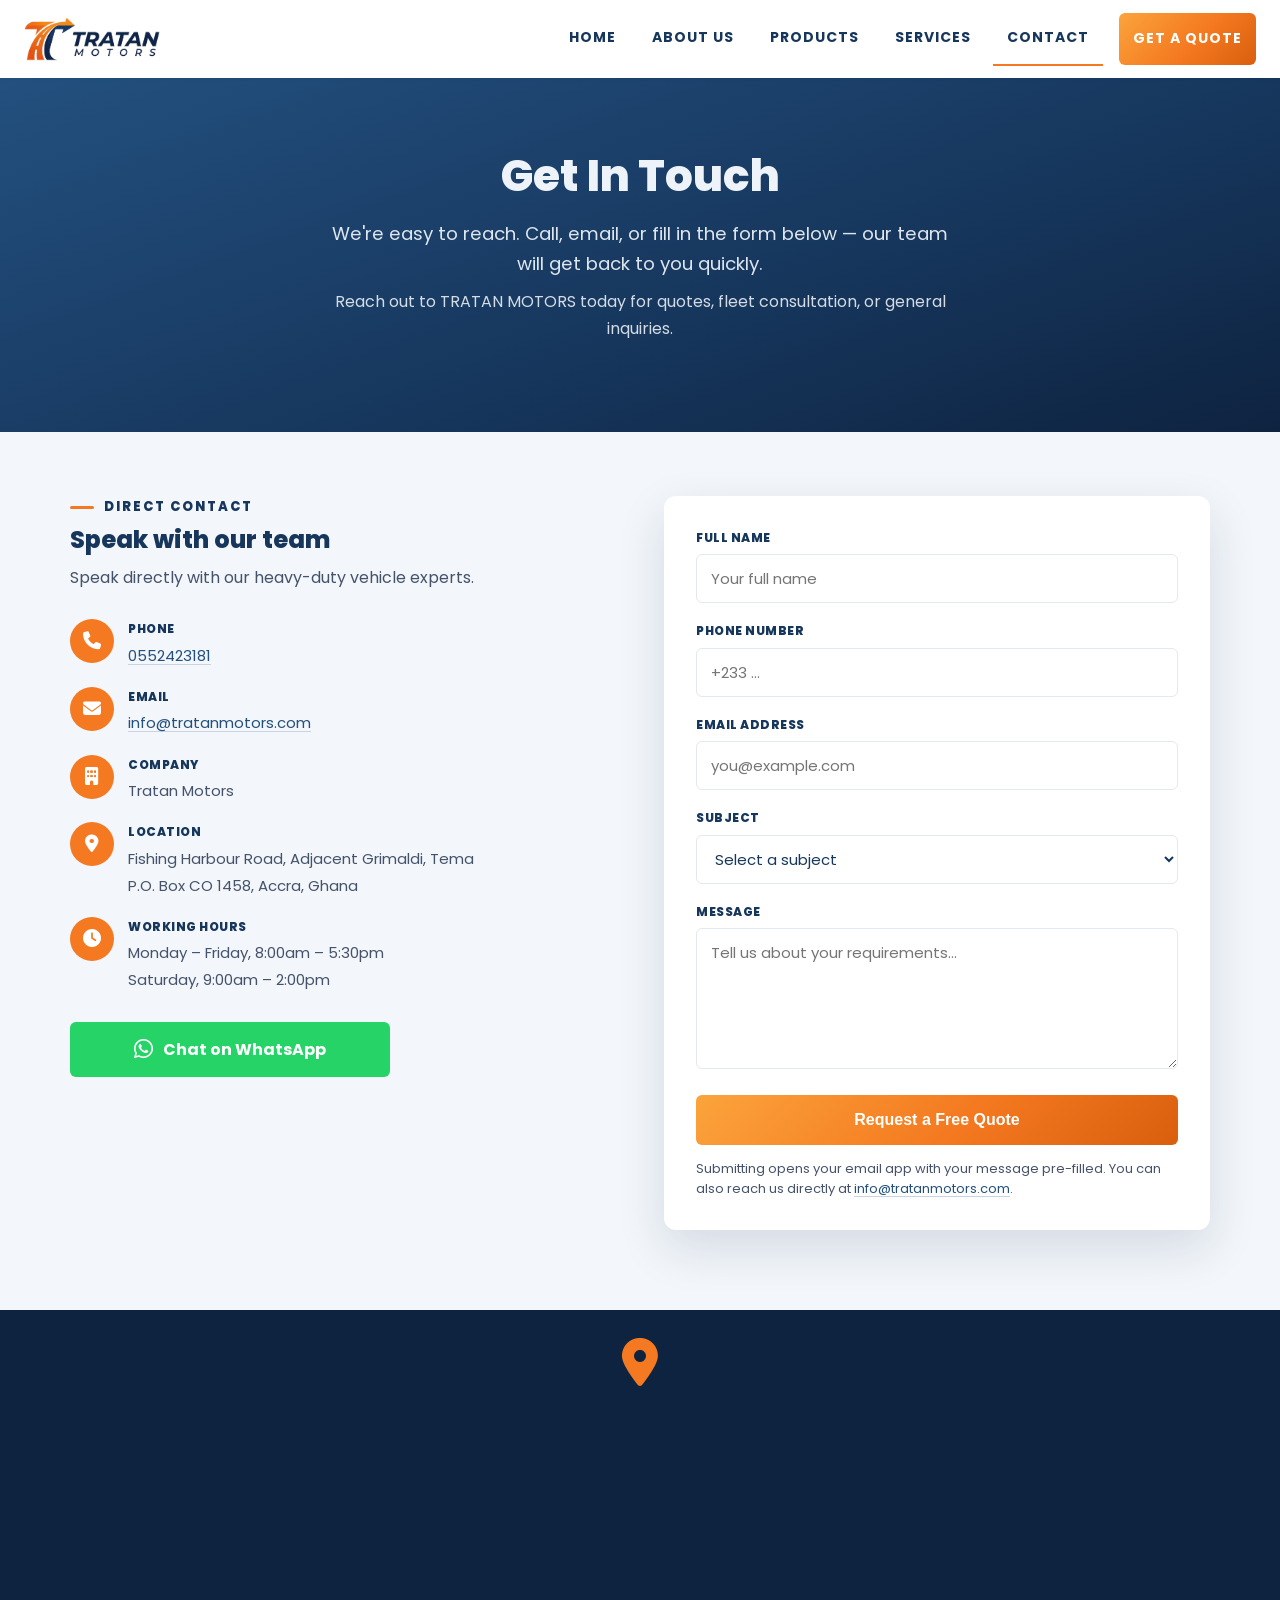
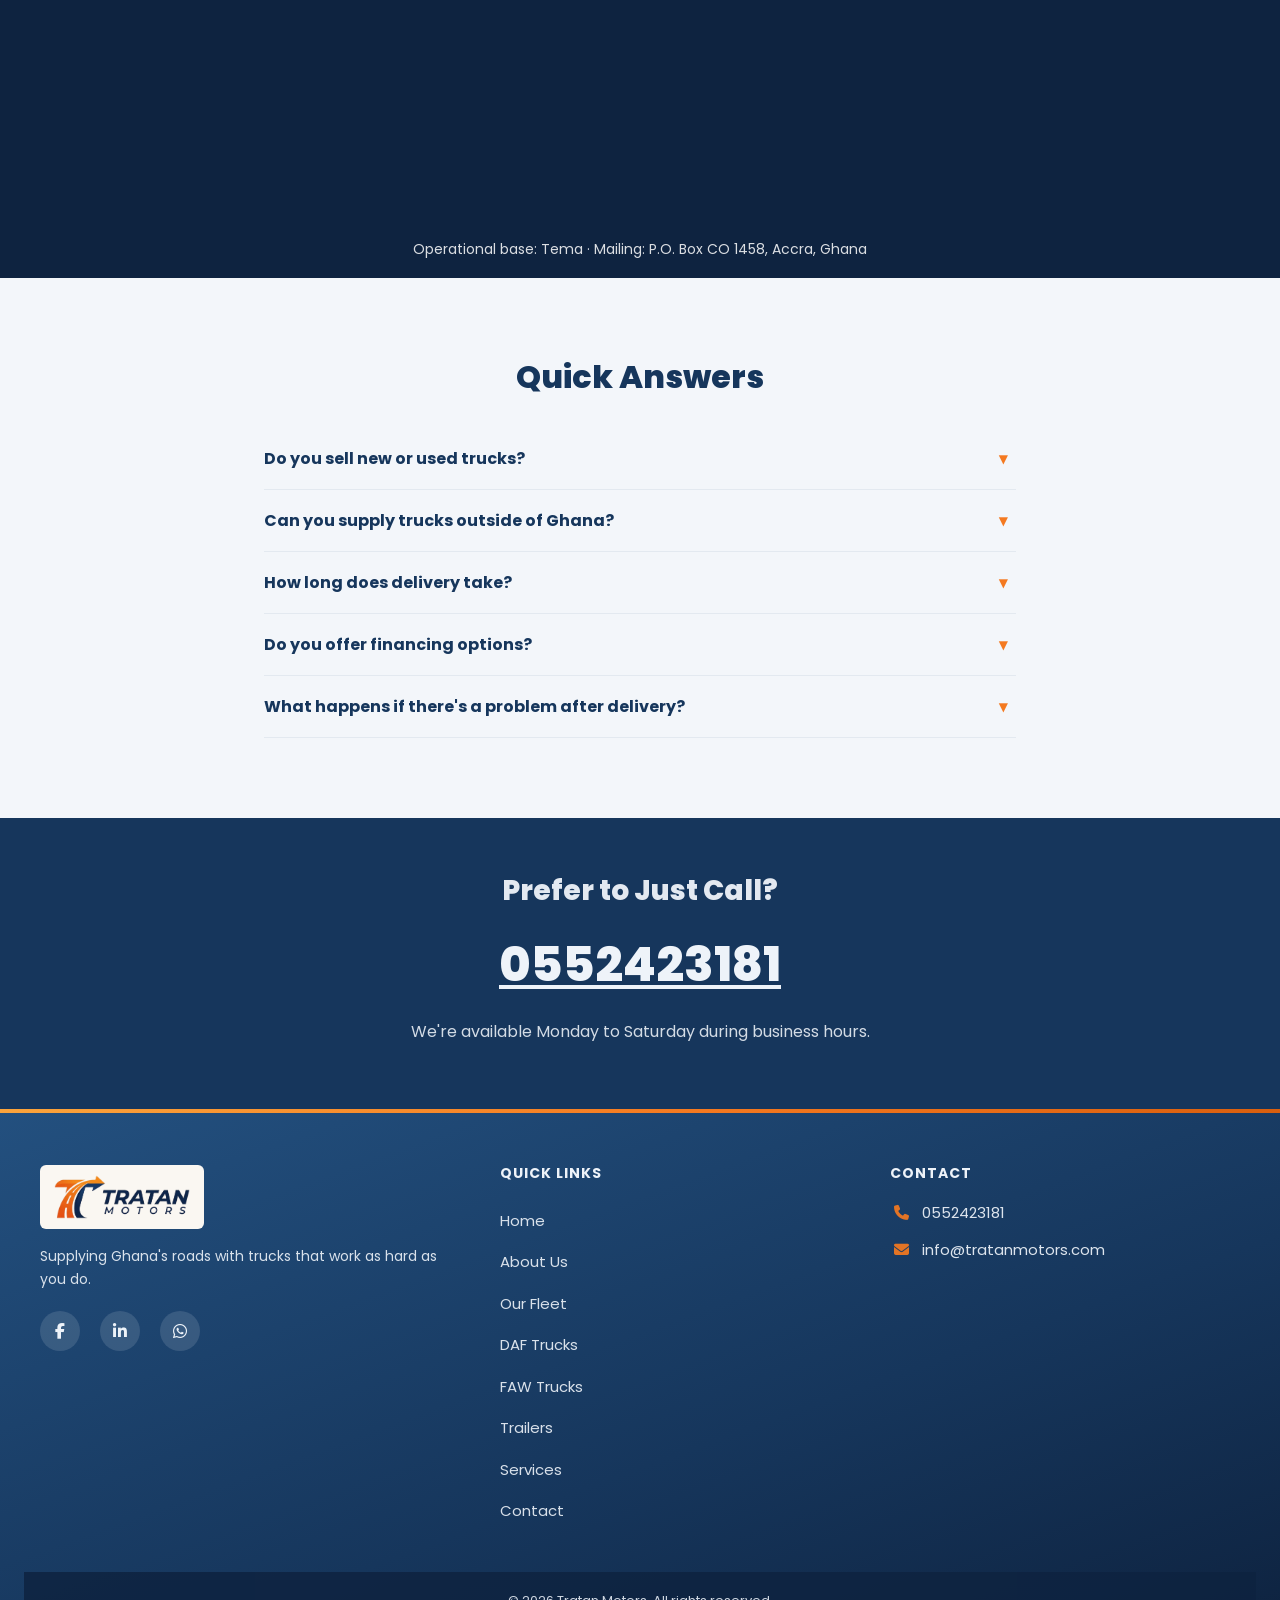
<file: contact.html>
<!DOCTYPE html>
<html lang="en">
<head>
  <meta charset="UTF-8">
  <meta name="viewport" content="width=device-width, initial-scale=1.0">
  <title>Contact Us | Tratan Motors — Get a Quote</title>
  <meta name="description" content="Contact Tratan Motors about DAF and FAW trucks, trailers, and fleet solutions. Phone 0552423181, Tema &amp; Accra.">
  <meta name="robots" content="index, follow">
  <link rel="canonical" href="https://mlghana.com/contact.html">
  <link rel="icon" href="favicon.ico">
  <link rel="apple-touch-icon" href="apple-touch-icon.png">
  <link rel="icon" type="image/png" sizes="48x48" href="favicon-48.png">
  <link rel="icon" type="image/png" sizes="32x32" href="favicon-32.png">
  <link rel="icon" type="image/png" sizes="16x16" href="favicon-16.png">
  <link rel="manifest" href="site.webmanifest">
  <meta name="theme-color" content="#16365C">
  <link rel="preconnect" href="https://fonts.googleapis.com">
  <link rel="preconnect" href="https://fonts.gstatic.com" crossorigin>
  <link href="https://fonts.googleapis.com/css2?family=Poppins:wght@400;600;700;800&display=swap" rel="stylesheet">
  <link rel="stylesheet" href="https://cdnjs.cloudflare.com/ajax/libs/font-awesome/6.5.0/css/all.min.css">
  <link rel="stylesheet" href="assets/brand.css">
  <style>
    body { background: var(--surface-alt); }

    .contact-hero {
      background: var(--gradient-navy);
      color: var(--text-on-dark);
      text-align: center;
      padding: 72px 24px 80px;
    }
    .contact-hero h1 { font-size: clamp(2rem, 4vw, 2.75rem); font-weight: 800; margin-bottom: 16px; }
    .contact-hero p { max-width: 640px; margin: 0 auto 10px; font-size: clamp(1rem, 2vw, 1.15rem); opacity: 0.93; line-height: 1.65; }
    .contact-hero p + p { opacity: 0.88; font-size: 1rem; }

    .split-section { padding: 64px 24px 80px; }
    .split-grid { max-width: 1140px; margin: 0 auto; display: grid; grid-template-columns: 1fr 1fr; gap: 48px; align-items: start; }
    @media (max-width: 900px) { .split-grid { grid-template-columns: 1fr; } }

    /* Eyebrow: navy label with an orange bar, since orange text on white is 2.76:1. */
    .direct-label { display: flex; align-items: center; gap: 10px; font-size: 13px; font-weight: 800; letter-spacing: 2px; text-transform: uppercase; color: var(--text-strong); margin-bottom: 8px; }
    .direct-label::before { content: ''; width: 24px; height: 3px; border-radius: 2px; background: var(--brand-orange); }
    .direct-title { font-size: 1.5rem; font-weight: 800; color: var(--text-strong); margin-bottom: 10px; }
    .direct-lead { font-size: 1rem; color: var(--text-body); margin-bottom: 28px; line-height: 1.65; }

    .info-list { display: flex; flex-direction: column; gap: 18px; margin-bottom: 28px; }
    .info-row { display: flex; gap: 14px; align-items: flex-start; }
    .info-row .contact-icon { margin-right: 0; }
    .info-row .txt strong { display: block; font-size: 12px; font-weight: 800; text-transform: uppercase; letter-spacing: 0.5px; color: var(--text-strong); margin-bottom: 2px; }
    .info-row .txt span, .info-row .txt a { font-size: 15px; color: var(--text-body); }
    .info-row .txt a, .form-card p a { color: var(--brand-navy-light); text-decoration: underline; text-decoration-color: var(--border-strong); text-underline-offset: 3px; transition: text-decoration-color var(--transition); }
    .info-row .txt a:hover, .form-card p a:hover { text-decoration-color: var(--brand-orange); }

    .whatsapp-btn {
      display: inline-flex;
      align-items: center;
      gap: 10px;
      background-color: #25D366;
      color: #ffffff;
      padding: 14px 28px;
      border-radius: var(--radius-sm);
      font-weight: 700;
      font-size: 16px;
      text-decoration: none;
      transition: background 0.3s;
      width: 100%;
      max-width: 320px;
      justify-content: center;
    }
    .whatsapp-btn:hover { background-color: #1ebe5d; }
    .whatsapp-btn i { font-size: 22px; }

    .form-card {
      background: var(--surface);
      border-radius: var(--radius-md);
      padding: 32px;
      box-shadow: var(--shadow-lg);
    }
    .form-card label { display: block; font-size: 12px; font-weight: 800; color: var(--text-strong); margin-bottom: 6px; text-transform: uppercase; letter-spacing: 0.5px; }
    .form-card input, .form-card select, .form-card textarea {
      width: 100%; padding: 12px 14px; margin-bottom: 18px;
      border: 1px solid var(--border); border-radius: var(--radius-sm);
      background: var(--surface); color: var(--text-strong);
      font-family: inherit; font-size: 15px;
      transition: border-color var(--transition), box-shadow var(--transition);
    }
    .form-card input:focus, .form-card select:focus, .form-card textarea:focus {
      outline: none; border-color: var(--brand-orange); box-shadow: 0 0 0 3px rgba(244, 121, 32, 0.25);
    }
    .form-card textarea { min-height: 120px; resize: vertical; }
    .btn-submit {
      width: 100%; padding: 16px;
      font-weight: 800; font-size: 16px;
    }

    .map-wrap { width: 100%; background: var(--brand-navy-dark); }
    .map-iframe { width: 100%; height: 420px; border: 0; display: block; }
    .map-caption {
      text-align: center; padding: 16px 24px;
      font-size: 14px; color: rgba(255,255,255,0.85);
      background: var(--brand-navy-dark);
    }

    .faq-section { padding: 80px 24px; max-width: 800px; margin: 0 auto; }
    .faq-section h2 { text-align: center; font-size: clamp(1.5rem, 3vw, 2rem); font-weight: 800; color: var(--text-strong); margin-bottom: 32px; }
    .faq-item { border-bottom: 1px solid var(--border); }
    .faq-q {
      width: 100%; text-align: left;
      padding: 18px 8px 18px 0;
      background: none; border: none;
      font-family: inherit; font-size: 16px; font-weight: 700; color: var(--text-strong);
      cursor: pointer;
      display: flex; justify-content: space-between; align-items: center; gap: 16px;
    }
    .faq-q span.chev { font-size: 12px; color: var(--brand-orange); transition: transform 0.25s; }
    .faq-item.is-open .faq-q span.chev { transform: rotate(180deg); }
    .faq-a {
      display: none;
      padding: 0 0 18px 0;
      font-size: 15px; line-height: 1.7; color: var(--text-body);
    }
    .faq-item.is-open .faq-a { display: block; }

    .cta-strip {
      background: var(--brand-navy);
      color: var(--text-on-dark);
      text-align: center;
      padding: 56px 24px 64px;
    }
    .cta-strip h2 { font-size: clamp(1.35rem, 2.5vw, 1.75rem); font-weight: 800; margin-bottom: 16px; opacity: 0.95; }
    .cta-strip .big-phone {
      display: block;
      font-size: clamp(2rem, 5vw, 3rem);
      font-weight: 800;
      margin-bottom: 12px;
    }
    .cta-strip .big-phone a { color: inherit; text-decoration: underline; text-underline-offset: 4px; }
    .cta-strip p { opacity: 0.88; max-width: 520px; margin: 0 auto; font-size: 1rem; }
    @media (max-width: 480px) { .form-card { padding: 24px 20px; } }
  </style>
</head>
<body>

  <header class="site-header" id="siteHeader">
    <div class="nav-inner">
      <a class="logo-link" href="index.html"><img src="assets/tratan-motors-logo.png" alt="Tratan Motors" loading="eager"></a>
      <nav>
        <ul class="nav-desktop">
          <li><a href="index.html">Home</a></li>
          <li><a href="about.html">About Us</a></li>
          <li class="has-dropdown">
            <a href="products.html">Products</a>
            <div class="dropdown-panel">
              <a href="products.html">Our Fleet</a>
              <a href="daf-trucks.html">DAF Trucks</a>
              <a href="faw-trucks.html">FAW Trucks</a>
              <a href="trailers.html">Trailers</a>
            </div>
          </li>
          <li><a href="services.html">Services</a></li>
          <li><a href="contact.html" class="active">Contact</a></li>
          <li><a class="btn-nav-cta" href="contact.html">Get a Quote</a></li>
        </ul>
      </nav>
      <button type="button" class="hamburger" id="hamburger" aria-label="Open menu" aria-expanded="false"><span></span><span></span><span></span></button>
    </div>
  </header>

  <div class="mobile-menu" id="mobileMenu" aria-hidden="true">
    <a href="index.html">Home</a>
    <a href="about.html">About Us</a>
    <a href="products.html">Our Fleet</a>
    <span style="font-weight:800;color:var(--text-strong);padding:16px 0 8px;text-transform:uppercase;font-size:12px;letter-spacing:2px;">Products</span>
    <div class="sub">
      <a href="daf-trucks.html">DAF Trucks</a>
      <a href="faw-trucks.html">FAW Trucks</a>
      <a href="trailers.html">Trailers</a>
    </div>
    <a href="services.html">Services</a>
    <a href="contact.html" class="current">Contact</a>
    <a class="btn-nav-cta" href="contact.html">Get a Quote</a>
  </div>

  <section class="contact-hero" aria-label="Contact us">
    <h1>Get In Touch</h1>
    <p>We're easy to reach. Call, email, or fill in the form below — our team will get back to you quickly.</p>
    <p>Reach out to TRATAN MOTORS today for quotes, fleet consultation, or general inquiries.</p>
  </section>

  <section class="split-section">
    <div class="split-grid">
      <div>
        <p class="direct-label">Direct Contact</p>
        <h2 class="direct-title">Speak with our team</h2>
        <p class="direct-lead">Speak directly with our heavy-duty vehicle experts.</p>

        <div class="info-list">
          <div class="info-row">
            <div class="contact-icon" aria-hidden="true"><i class="fa-solid fa-phone"></i></div>
            <div class="txt">
              <strong>Phone</strong>
              <a href="tel:0552423181">0552423181</a>
            </div>
          </div>
          <div class="info-row">
            <div class="contact-icon" aria-hidden="true"><i class="fa-solid fa-envelope"></i></div>
            <div class="txt">
              <strong>Email</strong>
              <a href="mailto:info@tratanmotors.com">info@tratanmotors.com</a>
            </div>
          </div>
          <div class="info-row">
            <div class="contact-icon" aria-hidden="true"><i class="fa-solid fa-building"></i></div>
            <div class="txt">
              <strong>Company</strong>
              <span>Tratan Motors</span>
            </div>
          </div>
          <div class="info-row">
            <div class="contact-icon" aria-hidden="true"><i class="fa-solid fa-location-dot"></i></div>
            <div class="txt">
              <strong>Location</strong>
              <span>Fishing Harbour Road, Adjacent Grimaldi, Tema<br>P.O. Box CO 1458, Accra, Ghana</span>
            </div>
          </div>
          <div class="info-row">
            <div class="contact-icon" aria-hidden="true"><i class="fa-solid fa-clock"></i></div>
            <div class="txt">
              <strong>Working Hours</strong>
              <span>Monday – Friday, 8:00am – 5:30pm<br>Saturday, 9:00am – 2:00pm</span>
            </div>
          </div>
        </div>

        <a class="whatsapp-btn" href="https://wa.me/233552423181" target="_blank" rel="noopener noreferrer">
          <i class="fa-brands fa-whatsapp"></i> Chat on WhatsApp
        </a>
      </div>

      <div class="form-card">
        <form id="contactForm" action="#" method="get" novalidate>
          <label for="fullName">Full Name</label>
          <input type="text" id="fullName" name="fullName" required autocomplete="name" placeholder="Your full name">

          <label for="phone">Phone Number</label>
          <input type="tel" id="phone" name="phone" required autocomplete="tel" placeholder="+233 …">

          <label for="email">Email Address</label>
          <input type="email" id="email" name="email" required autocomplete="email" placeholder="you@example.com">

          <label for="subject">Subject</label>
          <select id="subject" name="subject" required>
            <option value="">Select a subject</option>
            <option value="General Enquiry">General Enquiry</option>
            <option value="DAF Truck Enquiry">DAF Truck Enquiry</option>
            <option value="FAW Truck Enquiry">FAW Truck Enquiry</option>
            <option value="Trailer Enquiry">Trailer Enquiry</option>
            <option value="Fleet Consultation">Fleet Consultation</option>
            <option value="Other">Other</option>
          </select>

          <label for="message">Message</label>
          <textarea id="message" name="message" rows="5" required placeholder="Tell us about your requirements…"></textarea>

          <button type="submit" class="btn-submit">Request a Free Quote</button>
        </form>
        <p style="margin-top:14px;font-size:13px;color:var(--text-body);line-height:1.5;">Submitting opens your email app with your message pre-filled. You can also reach us directly at <a href="mailto:info@tratanmotors.com">info@tratanmotors.com</a>.</p>
      </div>
    </div>
  </section>

  <div class="map-wrap">
    <p class="map-pin" style="text-align:center;padding:28px 24px 0;background:var(--brand-navy-dark);margin:0;">
      <i class="fa-solid fa-location-dot" style="font-size: 48px; color: var(--brand-orange); display:block; margin-bottom:16px;" aria-hidden="true"></i>
    </p>
    <iframe
      class="map-iframe"
      title="Map of Ghana — Tratan Motors service area"
      loading="lazy"
      referrerpolicy="no-referrer-when-downgrade"
      src="https://www.google.com/maps?q=Tema+Ghana&z=11&output=embed">
    </iframe>
    <p class="map-caption">Operational base: Tema · Mailing: P.O. Box CO 1458, Accra, Ghana</p>
  </div>

  <section class="faq-section" id="faq">
    <h2>Quick Answers</h2>

    <div class="faq-item">
      <button type="button" class="faq-q" aria-expanded="false">
        Do you sell new or used trucks?
        <span class="chev" aria-hidden="true">▼</span>
      </button>
      <div class="faq-a">We primarily supply new trucks direct from DAF and FAW. If you're looking for something specific in used, get in touch and we'll see what we can do.</div>
    </div>
    <div class="faq-item">
      <button type="button" class="faq-q" aria-expanded="false">
        Can you supply trucks outside of Ghana?
        <span class="chev" aria-hidden="true">▼</span>
      </button>
      <div class="faq-a">Our main market is Ghana, but get in touch if you're based elsewhere in West Africa — we may be able to help.</div>
    </div>
    <div class="faq-item">
      <button type="button" class="faq-q" aria-expanded="false">
        How long does delivery take?
        <span class="chev" aria-hidden="true">▼</span>
      </button>
      <div class="faq-a">It depends on stock levels and the specific model. We'll give you a realistic timeline when you enquire.</div>
    </div>
    <div class="faq-item">
      <button type="button" class="faq-q" aria-expanded="false">
        Do you offer financing options?
        <span class="chev" aria-hidden="true">▼</span>
      </button>
      <div class="faq-a">We don't directly offer financing, but we can point you toward options and help you navigate the process.</div>
    </div>
    <div class="faq-item">
      <button type="button" class="faq-q" aria-expanded="false">
        What happens if there's a problem after delivery?
        <span class="chev" aria-hidden="true">▼</span>
      </button>
      <div class="faq-a">Call us. We take after-sales seriously and we'll work with you to sort out any issues.</div>
    </div>
  </section>

  <section class="cta-strip" aria-label="Call us">
    <h2>Prefer to Just Call?</h2>
    <span class="big-phone"><a href="tel:0552423181">0552423181</a></span>
    <p>We're available Monday to Saturday during business hours.</p>
  </section>

  <footer class="footer">
    <div class="footer-grid">
      <div>
        <img class="footer-logo" src="assets/tratan-motors-logo.png" alt="Tratan Motors" loading="lazy">
        <p class="tagline">Supplying Ghana's roads with trucks that work as hard as you do.</p>
        <div class="social-row">
          <a href="#" class="social-icon" aria-label="Facebook"><i class="fa-brands fa-facebook-f"></i></a>
          <a href="#" class="social-icon" aria-label="LinkedIn"><i class="fa-brands fa-linkedin-in"></i></a>
          <a href="https://wa.me/233552423181" class="social-icon" aria-label="WhatsApp"><i class="fa-brands fa-whatsapp"></i></a>
        </div>
      </div>
      <div>
        <h4>Quick Links</h4>
        <nav class="footer-links">
          <a href="index.html">Home</a>
          <a href="about.html">About Us</a>
          <a href="products.html">Our Fleet</a>
          <a href="daf-trucks.html">DAF Trucks</a>
          <a href="faw-trucks.html">FAW Trucks</a>
          <a href="trailers.html">Trailers</a>
          <a href="services.html">Services</a>
          <a href="contact.html">Contact</a>
        </nav>
      </div>
      <div class="footer-contact">
        <h4>Contact</h4>
        <p class="footer-contact-item"><i class="fa-solid fa-phone" aria-hidden="true"></i><span>0552423181</span></p>
        <p class="footer-contact-item"><i class="fa-solid fa-envelope" aria-hidden="true"></i><span>info@tratanmotors.com</span></p>
      </div>
    </div>
    <div class="footer-bar">
      © 2026 Tratan Motors. All rights reserved.
    </div>
  </footer>

  <script>
    (function () {
      var header = document.getElementById('siteHeader');
      function onScroll() {
        if (window.scrollY > 40) header.classList.add('is-scrolled');
        else header.classList.remove('is-scrolled');
      }
      window.addEventListener('scroll', onScroll, { passive: true });
      onScroll();

      var hamburger = document.getElementById('hamburger');
      var mobileMenu = document.getElementById('mobileMenu');
      hamburger.addEventListener('click', function () {
        var open = mobileMenu.classList.toggle('is-open');
        hamburger.classList.toggle('is-open', open);
        hamburger.setAttribute('aria-expanded', open);
        mobileMenu.setAttribute('aria-hidden', !open);
        document.body.style.overflow = open ? 'hidden' : '';
        header.style.zIndex = open ? '1003' : '';
        hamburger.style.zIndex = open ? '1004' : '';
        hamburger.style.position = open ? 'relative' : '';
      });

      document.querySelectorAll('.faq-q').forEach(function (btn) {
        btn.addEventListener('click', function () {
          var item = btn.closest('.faq-item');
          var wasOpen = item.classList.contains('is-open');
          document.querySelectorAll('.faq-item').forEach(function (el) {
            el.classList.remove('is-open');
            el.querySelector('.faq-q').setAttribute('aria-expanded', 'false');
          });
          if (!wasOpen) {
            item.classList.add('is-open');
            btn.setAttribute('aria-expanded', 'true');
          }
        });
      });

      document.getElementById('contactForm').addEventListener('submit', function (e) {
        e.preventDefault();
        var name = document.getElementById('fullName').value.trim();
        var phone = document.getElementById('phone').value.trim();
        var email = document.getElementById('email').value.trim();
        var subject = document.getElementById('subject').value;
        var message = document.getElementById('message').value.trim();
        if (!name || !phone || !email || !subject || !message) return;
        var body = 'Name: ' + name + '\r\nPhone: ' + phone + '\r\nEmail: ' + email + '\r\n\r\n' + message;
        var mailto = 'mailto:info@tratanmotors.com?subject=' + encodeURIComponent(subject + ' — Tratan Motors enquiry') + '&body=' + encodeURIComponent(body);
        window.location.href = mailto;
      });
    })();
  </script>
</body>
</html>
</file>
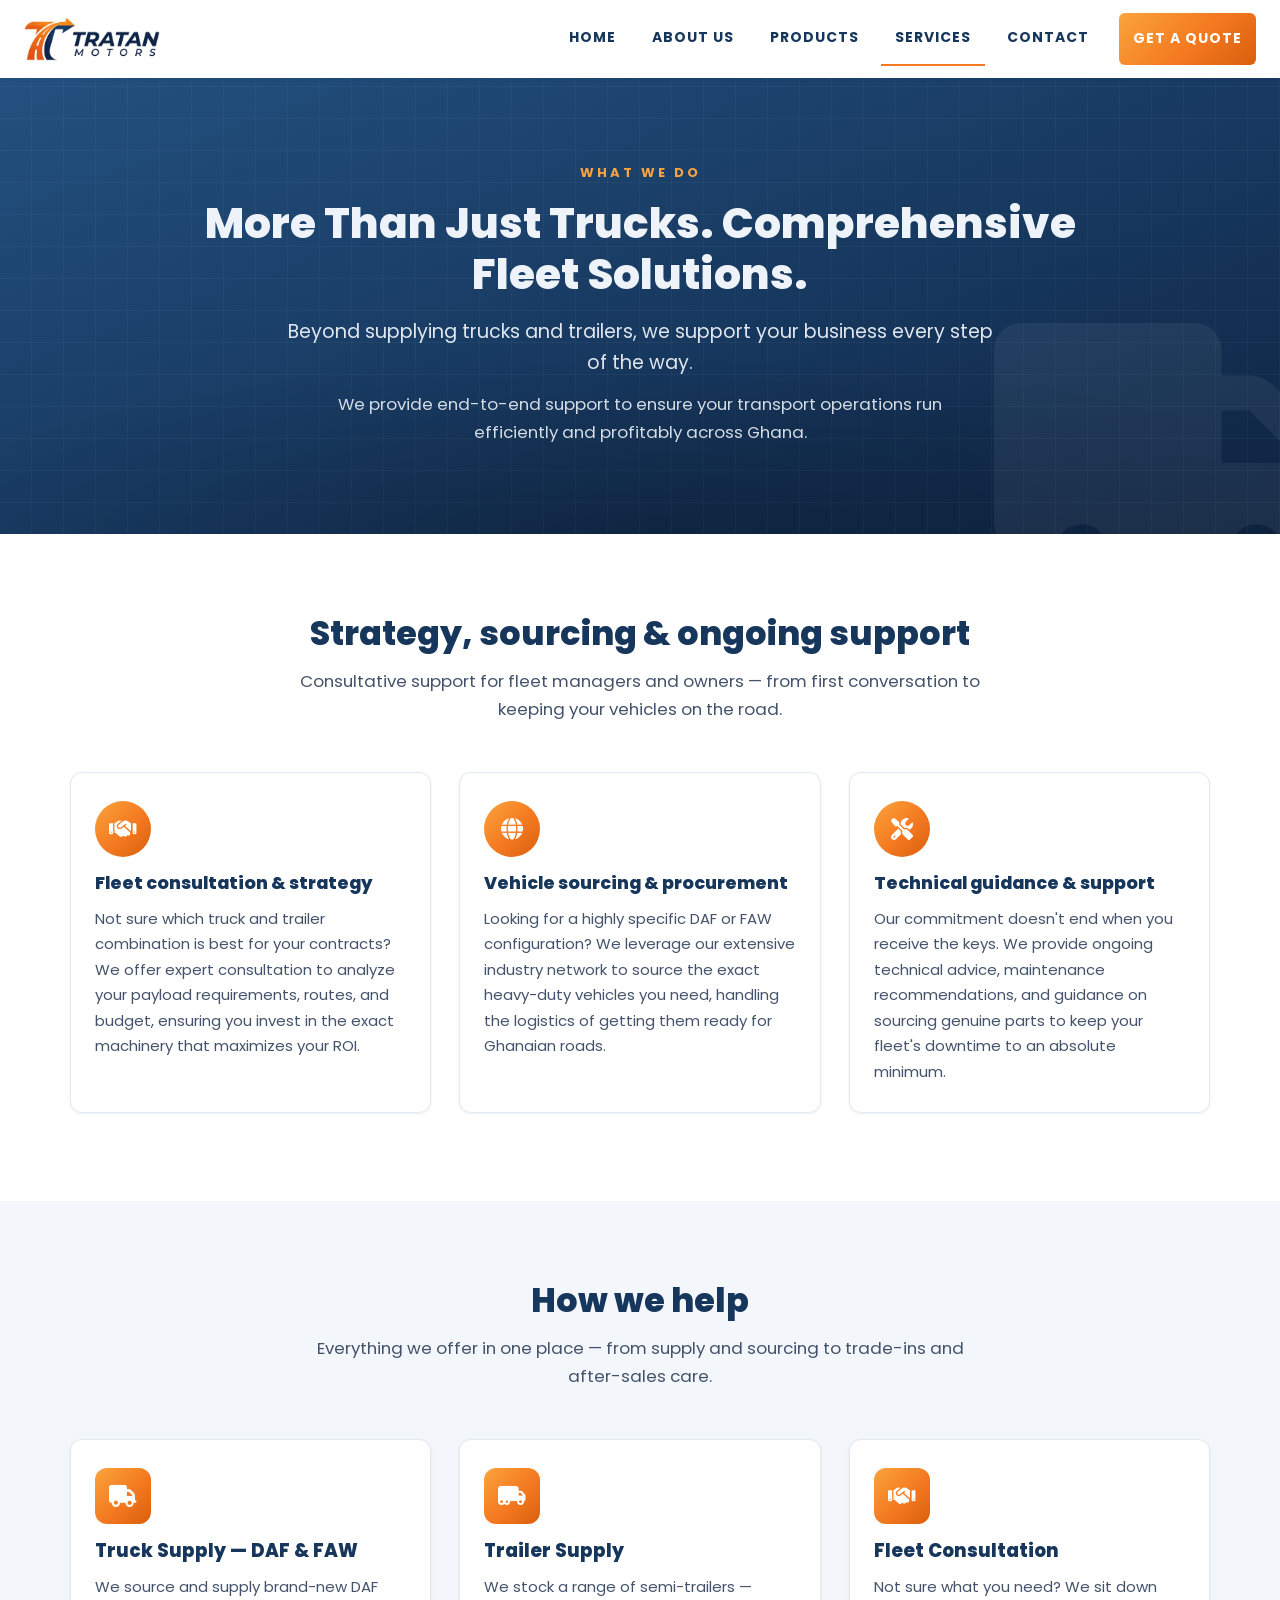
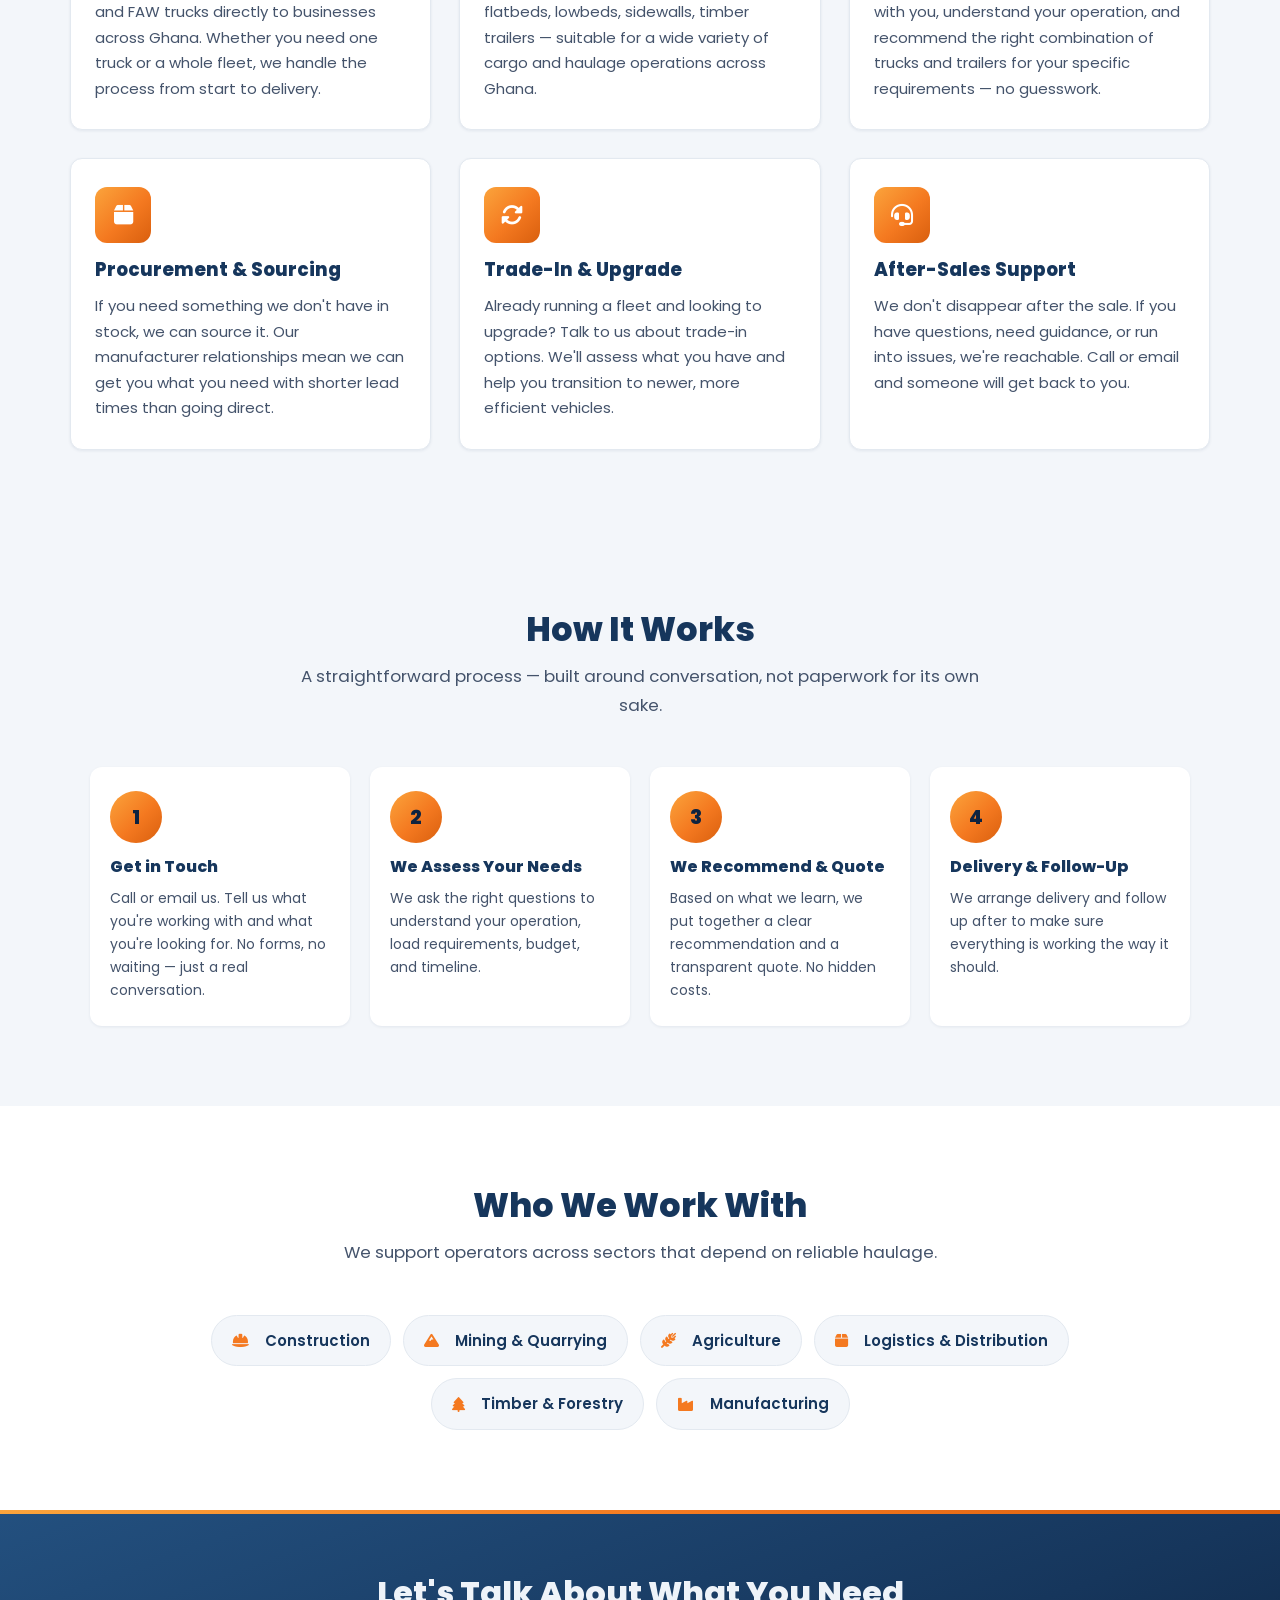
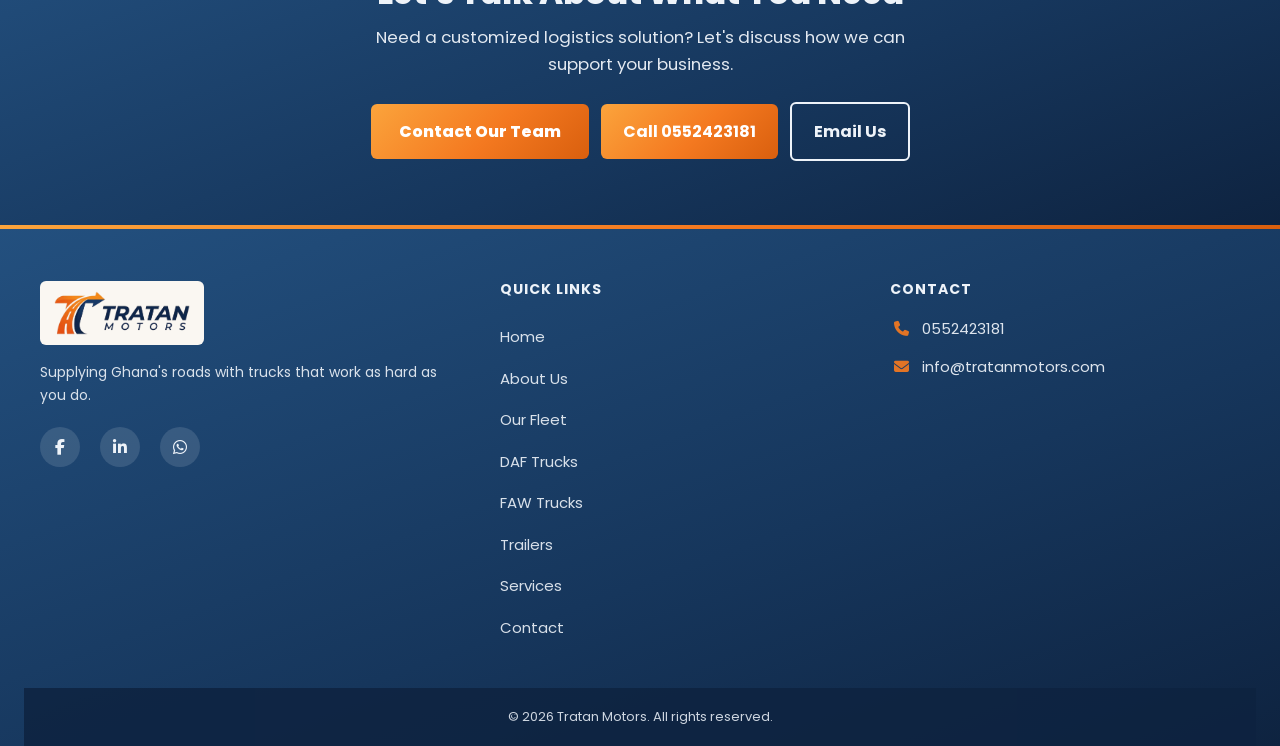
<file: services.html>
<!DOCTYPE html>
<html lang="en">
<head>
  <meta charset="UTF-8">
  <meta name="viewport" content="width=device-width, initial-scale=1.0">
  <title>Services | Tratan Motors — Fleet Solutions &amp; Support</title>
  <meta name="description" content="Tratan Motors: truck and trailer supply, fleet consultation, procurement, trade-in, and after-sales support across Ghana.">
  <meta name="robots" content="index, follow">
  <link rel="canonical" href="https://mlghana.com/services.html">
  <link rel="icon" href="favicon.ico">
  <link rel="apple-touch-icon" href="apple-touch-icon.png">
  <link rel="icon" type="image/png" sizes="48x48" href="favicon-48.png">
  <link rel="icon" type="image/png" sizes="32x32" href="favicon-32.png">
  <link rel="icon" type="image/png" sizes="16x16" href="favicon-16.png">
  <link rel="manifest" href="site.webmanifest">
  <meta name="theme-color" content="#16365C">
  <link rel="preconnect" href="https://fonts.googleapis.com">
  <link rel="preconnect" href="https://fonts.gstatic.com" crossorigin>
  <link href="https://fonts.googleapis.com/css2?family=Poppins:wght@400;600;700;800&display=swap" rel="stylesheet">
  <link rel="stylesheet" href="https://cdnjs.cloudflare.com/ajax/libs/font-awesome/6.5.0/css/all.min.css">
  <link rel="stylesheet" href="assets/brand.css">
  <style>

    /* Hero: solid navy + subtle grid + faint route lines */
    .services-hero {
      position: relative;
      background-color: var(--brand-navy);
      background-image:
        radial-gradient(ellipse 120% 80% at 50% 100%, rgba(0,0,0,0.2) 0%, transparent 50%),
        repeating-linear-gradient(0deg, transparent, transparent 31px, rgba(255,255,255,0.04) 31px, rgba(255,255,255,0.04) 32px),
        repeating-linear-gradient(90deg, transparent, transparent 31px, rgba(255,255,255,0.03) 31px, rgba(255,255,255,0.03) 32px),
        var(--gradient-navy);
      color: var(--text-on-dark);
      text-align: center;
      padding: 80px 24px 88px;
      overflow: hidden;
    }
    .services-hero::before {
      content: '\f0d1';
      font-family: 'Font Awesome 6 Free';
      font-weight: 900;
      position: absolute;
      font-size: min(42vw, 280px);
      opacity: 0.06;
      right: -5%;
      bottom: -15%;
      pointer-events: none;
      line-height: 1;
    }
    .services-hero .eyebrow {
      display: inline-block;
      font-size: 13px;
      font-weight: 700;
      letter-spacing: 3px;
      text-transform: uppercase;
      color: var(--brand-orange-light);
      margin-bottom: 14px;
    }
    .services-hero h1 {
      font-size: clamp(1.65rem, 4vw, 2.65rem);
      font-weight: 800;
      line-height: 1.2;
      max-width: 920px;
      margin: 0 auto 16px;
    }
    .services-hero .sub { font-size: clamp(1rem, 2vw, 1.2rem); opacity: 0.93; max-width: 720px; margin: 0 auto 12px; line-height: 1.65; }
    .services-hero .sub2 { font-size: clamp(0.95rem, 1.8vw, 1.05rem); opacity: 0.88; max-width: 680px; margin: 0 auto; line-height: 1.65; }

    .section { padding: 80px 24px; }
    .container { max-width: 1140px; margin: 0 auto; }
    .section-title { text-align: center; font-size: clamp(1.6rem, 3vw, 2.1rem); font-weight: 800; color: var(--text-strong); margin-bottom: 12px; }
    .section-lead { text-align: center; max-width: 700px; margin: 0 auto 48px; color: var(--text-body); font-size: 1.05rem; }

    .core-3 { display: grid; grid-template-columns: repeat(3, 1fr); gap: 28px; margin-bottom: 8px; }
    .core-card {
      padding: 28px 24px;
    }
    .core-card .icon-circle { margin-left: 0; background: var(--gradient-brand); }
    .core-card .icon-circle i { font-size: 22px; }
    .core-card h3 { font-size: 1.1rem; font-weight: 800; color: var(--text-strong); margin-bottom: 12px; }
    .core-card p { font-size: 15px; line-height: 1.7; }
    @media (max-width: 900px) { .core-3 { grid-template-columns: 1fr; } }

    .svc-grid { display: grid; grid-template-columns: repeat(3, 1fr); gap: 28px; }
    .svc-card { padding: 28px 24px; }
    .svc-card .icon-circle {
      border-radius: var(--radius-md);
      background: var(--gradient-brand);
      margin-left: 0;
    }
    .svc-card h3 { font-size: 1.15rem; font-weight: 800; color: var(--text-strong); margin-bottom: 12px; }
    .svc-card p { font-size: 15px; color: var(--text-body); line-height: 1.7; }
    @media (max-width: 900px) { .svc-grid { grid-template-columns: 1fr; } }

    .process-section { background: var(--surface-alt); }
    .process-flow { display: grid; grid-template-columns: repeat(4, 1fr); gap: 20px; max-width: 1100px; margin: 0 auto; align-items: stretch; }
    .process-step { position: relative; background: var(--surface); border-radius: var(--radius-md); padding: 24px 20px; box-shadow: var(--shadow-sm); }
    .process-step .step-number {
      background: var(--gradient-brand);
      margin-bottom: 14px;
      margin-left: 0;
      margin-right: 0;
    }
    .process-step h3 { font-size: 1rem; font-weight: 800; color: var(--text-strong); margin-bottom: 10px; }
    .process-step p { font-size: 14px; line-height: 1.65; color: var(--text-body); }
    @media (max-width: 900px) { .process-flow { grid-template-columns: 1fr; } }

    .industries { text-align: center; }
    .pill-wrap { display: flex; flex-wrap: wrap; gap: 12px; justify-content: center; max-width: 900px; margin: 0 auto; }
    .pill {
      display: inline-flex; align-items: center; gap: 8px;
      padding: 12px 20px; border-radius: 999px;
      background: var(--surface-alt); color: var(--text-strong);
      font-weight: 600; font-size: 15px;
      border: 1px solid var(--border);
    }

    .cta-gradient {
      background: var(--gradient-navy);
      color: var(--text-on-dark);
      text-align: center;
      padding: 64px 24px;
    }
    .cta-gradient h2 { font-size: clamp(1.45rem, 2.5vw, 2rem); font-weight: 800; margin-bottom: 12px; }
    .cta-gradient .cta-lead { max-width: 560px; margin: 0 auto 24px; opacity: 0.95; font-size: 1.05rem; line-height: 1.6; }
    .cta-gradient .row { display: flex; flex-wrap: wrap; gap: 12px; justify-content: center; align-items: center; }
    .cta-gradient .btn-contact {
      padding: 14px 28px; font-weight: 800;
    }
    .cta-gradient .btn-w { padding: 14px 22px; font-weight: 700; }
    .cta-gradient .btn-o { padding: 14px 22px; font-weight: 700; }
    @media (max-width: 480px) { .section { padding: 56px 16px; } }
  </style>
</head>
<body>

  <header class="site-header" id="siteHeader">
    <div class="nav-inner">
      <a class="logo-link" href="index.html"><img src="assets/tratan-motors-logo.png" alt="Tratan Motors" loading="eager"></a>
      <nav>
        <ul class="nav-desktop">
          <li><a href="index.html">Home</a></li>
          <li><a href="about.html">About Us</a></li>
          <li class="has-dropdown">
            <a href="products.html">Products</a>
            <div class="dropdown-panel">
              <a href="products.html">Our Fleet</a>
              <a href="daf-trucks.html">DAF Trucks</a>
              <a href="faw-trucks.html">FAW Trucks</a>
              <a href="trailers.html">Trailers</a>
            </div>
          </li>
          <li><a href="services.html" class="active">Services</a></li>
          <li><a href="contact.html">Contact</a></li>
          <li><a class="btn-nav-cta" href="contact.html">Get a Quote</a></li>
        </ul>
      </nav>
      <button type="button" class="hamburger" id="hamburger" aria-label="Open menu" aria-expanded="false"><span></span><span></span><span></span></button>
    </div>
  </header>

  <div class="mobile-menu" id="mobileMenu" aria-hidden="true">
    <a href="index.html">Home</a>
    <a href="about.html">About Us</a>
    <a href="products.html">Our Fleet</a>
    <span style="font-weight:800;color:var(--text-strong);padding:16px 0 8px;text-transform:uppercase;font-size:12px;letter-spacing:2px;">Products</span>
    <div class="sub">
      <a href="daf-trucks.html">DAF Trucks</a>
      <a href="faw-trucks.html">FAW Trucks</a>
      <a href="trailers.html">Trailers</a>
    </div>
    <a href="services.html" class="current">Services</a>
    <a href="contact.html">Contact</a>
    <a class="btn-nav-cta" href="contact.html">Get a Quote</a>
  </div>

  <section class="services-hero" aria-label="Services introduction">
    <div class="container">
      <p class="eyebrow">What We Do</p>
      <h1>More Than Just Trucks. Comprehensive Fleet Solutions.</h1>
      <p class="sub">Beyond supplying trucks and trailers, we support your business every step of the way.</p>
      <p class="sub2">We provide end-to-end support to ensure your transport operations run efficiently and profitably across Ghana.</p>
    </div>
  </section>

  <section class="section">
    <div class="container">
      <h2 class="section-title">Strategy, sourcing &amp; ongoing support</h2>
      <p class="section-lead">Consultative support for fleet managers and owners — from first conversation to keeping your vehicles on the road.</p>
      <div class="core-3">
        <article class="core-card">
          <div class="icon-circle"><i class="fa-solid fa-handshake"></i></div>
          <h3>Fleet consultation &amp; strategy</h3>
          <p>Not sure which truck and trailer combination is best for your contracts? We offer expert consultation to analyze your payload requirements, routes, and budget, ensuring you invest in the exact machinery that maximizes your ROI.</p>
        </article>
        <article class="core-card">
          <div class="icon-circle"><i class="fa-solid fa-globe"></i></div>
          <h3>Vehicle sourcing &amp; procurement</h3>
          <p>Looking for a highly specific DAF or FAW configuration? We leverage our extensive industry network to source the exact heavy-duty vehicles you need, handling the logistics of getting them ready for Ghanaian roads.</p>
        </article>
        <article class="core-card">
          <div class="icon-circle"><i class="fa-solid fa-screwdriver-wrench"></i></div>
          <h3>Technical guidance &amp; support</h3>
          <p>Our commitment doesn't end when you receive the keys. We provide ongoing technical advice, maintenance recommendations, and guidance on sourcing genuine parts to keep your fleet's downtime to an absolute minimum.</p>
        </article>
      </div>
    </div>
  </section>

  <section class="section" style="background:var(--surface-alt);">
    <div class="container">
      <h2 class="section-title">How we help</h2>
      <p class="section-lead">Everything we offer in one place — from supply and sourcing to trade-ins and after-sales care.</p>
      <div class="svc-grid" style="margin-bottom:28px;">
        <article class="svc-card">
          <div class="icon-circle"><i class="fa-solid fa-truck"></i></div>
          <h3>Truck Supply — DAF &amp; FAW</h3>
          <p>We source and supply brand-new DAF and FAW trucks directly to businesses across Ghana. Whether you need one truck or a whole fleet, we handle the process from start to delivery.</p>
        </article>
        <article class="svc-card">
          <div class="icon-circle"><i class="fa-solid fa-truck-moving"></i></div>
          <h3>Trailer Supply</h3>
          <p>We stock a range of semi-trailers — flatbeds, lowbeds, sidewalls, timber trailers — suitable for a wide variety of cargo and haulage operations across Ghana.</p>
        </article>
        <article class="svc-card">
          <div class="icon-circle"><i class="fa-solid fa-handshake"></i></div>
          <h3>Fleet Consultation</h3>
          <p>Not sure what you need? We sit down with you, understand your operation, and recommend the right combination of trucks and trailers for your specific requirements — no guesswork.</p>
        </article>
      </div>
      <div class="svc-grid">
        <article class="svc-card">
          <div class="icon-circle"><i class="fa-solid fa-box"></i></div>
          <h3>Procurement &amp; Sourcing</h3>
          <p>If you need something we don't have in stock, we can source it. Our manufacturer relationships mean we can get you what you need with shorter lead times than going direct.</p>
        </article>
        <article class="svc-card">
          <div class="icon-circle"><i class="fa-solid fa-rotate"></i></div>
          <h3>Trade-In &amp; Upgrade</h3>
          <p>Already running a fleet and looking to upgrade? Talk to us about trade-in options. We'll assess what you have and help you transition to newer, more efficient vehicles.</p>
        </article>
        <article class="svc-card">
          <div class="icon-circle"><i class="fa-solid fa-headset"></i></div>
          <h3>After-Sales Support</h3>
          <p>We don't disappear after the sale. If you have questions, need guidance, or run into issues, we're reachable. Call or email and someone will get back to you.</p>
        </article>
      </div>
    </div>
  </section>

  <section class="section process-section">
    <div class="container">
      <h2 class="section-title">How It Works</h2>
      <p class="section-lead">A straightforward process — built around conversation, not paperwork for its own sake.</p>
      <div class="process-flow">
        <div class="process-step">
          <div class="step-number">1</div>
          <h3>Get in Touch</h3>
          <p>Call or email us. Tell us what you're working with and what you're looking for. No forms, no waiting — just a real conversation.</p>
        </div>
        <div class="process-step">
          <div class="step-number">2</div>
          <h3>We Assess Your Needs</h3>
          <p>We ask the right questions to understand your operation, load requirements, budget, and timeline.</p>
        </div>
        <div class="process-step">
          <div class="step-number">3</div>
          <h3>We Recommend &amp; Quote</h3>
          <p>Based on what we learn, we put together a clear recommendation and a transparent quote. No hidden costs.</p>
        </div>
        <div class="process-step">
          <div class="step-number">4</div>
          <h3>Delivery &amp; Follow-Up</h3>
          <p>We arrange delivery and follow up after to make sure everything is working the way it should.</p>
        </div>
      </div>
    </div>
  </section>

  <section class="section industries">
    <div class="container">
      <h2 class="section-title">Who We Work With</h2>
      <p class="section-lead">We support operators across sectors that depend on reliable haulage.</p>
      <div class="pill-wrap">
        <span class="pill industry-tag"><i class="fa-solid fa-helmet-safety"></i> Construction</span>
        <span class="pill industry-tag"><i class="fa-solid fa-mountain"></i> Mining &amp; Quarrying</span>
        <span class="pill industry-tag"><i class="fa-solid fa-wheat-awn"></i> Agriculture</span>
        <span class="pill industry-tag"><i class="fa-solid fa-box"></i> Logistics &amp; Distribution</span>
        <span class="pill industry-tag"><i class="fa-solid fa-tree"></i> Timber &amp; Forestry</span>
        <span class="pill industry-tag"><i class="fa-solid fa-industry"></i> Manufacturing</span>
      </div>
    </div>
  </section>

  <section class="cta-gradient">
    <h2>Let's Talk About What You Need</h2>
    <p class="cta-lead">Need a customized logistics solution? Let's discuss how we can support your business.</p>
    <div class="row">
      <a class="btn-contact" href="contact.html">Contact Our Team</a>
      <a class="btn-w" href="tel:0552423181">Call 0552423181</a>
      <a class="btn-o" href="mailto:info@tratanmotors.com">Email Us</a>
    </div>
  </section>

  <footer class="footer">
    <div class="footer-grid">
      <div>
        <img class="footer-logo" src="assets/tratan-motors-logo.png" alt="Tratan Motors" loading="lazy">
        <p class="tagline">Supplying Ghana's roads with trucks that work as hard as you do.</p>
        <div class="social-row">
          <a href="#" class="social-icon" aria-label="Facebook"><i class="fa-brands fa-facebook-f"></i></a>
          <a href="#" class="social-icon" aria-label="LinkedIn"><i class="fa-brands fa-linkedin-in"></i></a>
          <a href="https://wa.me/233552423181" class="social-icon" aria-label="WhatsApp"><i class="fa-brands fa-whatsapp"></i></a>
        </div>
      </div>
      <div>
        <h4>Quick Links</h4>
        <nav class="footer-links">
          <a href="index.html">Home</a>
          <a href="about.html">About Us</a>
          <a href="products.html">Our Fleet</a>
          <a href="daf-trucks.html">DAF Trucks</a>
          <a href="faw-trucks.html">FAW Trucks</a>
          <a href="trailers.html">Trailers</a>
          <a href="services.html">Services</a>
          <a href="contact.html">Contact</a>
        </nav>
      </div>
      <div class="footer-contact">
        <h4>Contact</h4>
        <p class="footer-contact-item"><i class="fa-solid fa-phone" aria-hidden="true"></i><span>0552423181</span></p>
        <p class="footer-contact-item"><i class="fa-solid fa-envelope" aria-hidden="true"></i><span>info@tratanmotors.com</span></p>
      </div>
    </div>
    <div class="footer-bar">
      © 2026 Tratan Motors. All rights reserved.
    </div>
  </footer>

  <script>
    (function () {
      var header = document.getElementById('siteHeader');
      function onScroll() {
        if (window.scrollY > 40) header.classList.add('is-scrolled');
        else header.classList.remove('is-scrolled');
      }
      window.addEventListener('scroll', onScroll, { passive: true });
      onScroll();
      var hamburger = document.getElementById('hamburger');
      var mobileMenu = document.getElementById('mobileMenu');
      hamburger.addEventListener('click', function () {
        var open = mobileMenu.classList.toggle('is-open');
        hamburger.classList.toggle('is-open', open);
        hamburger.setAttribute('aria-expanded', open);
        mobileMenu.setAttribute('aria-hidden', !open);
        document.body.style.overflow = open ? 'hidden' : '';
        header.style.zIndex = open ? '1003' : '';
        hamburger.style.zIndex = open ? '1004' : '';
        hamburger.style.position = open ? 'relative' : '';
      });
    })();
  </script>
</body>
</html>
</file>
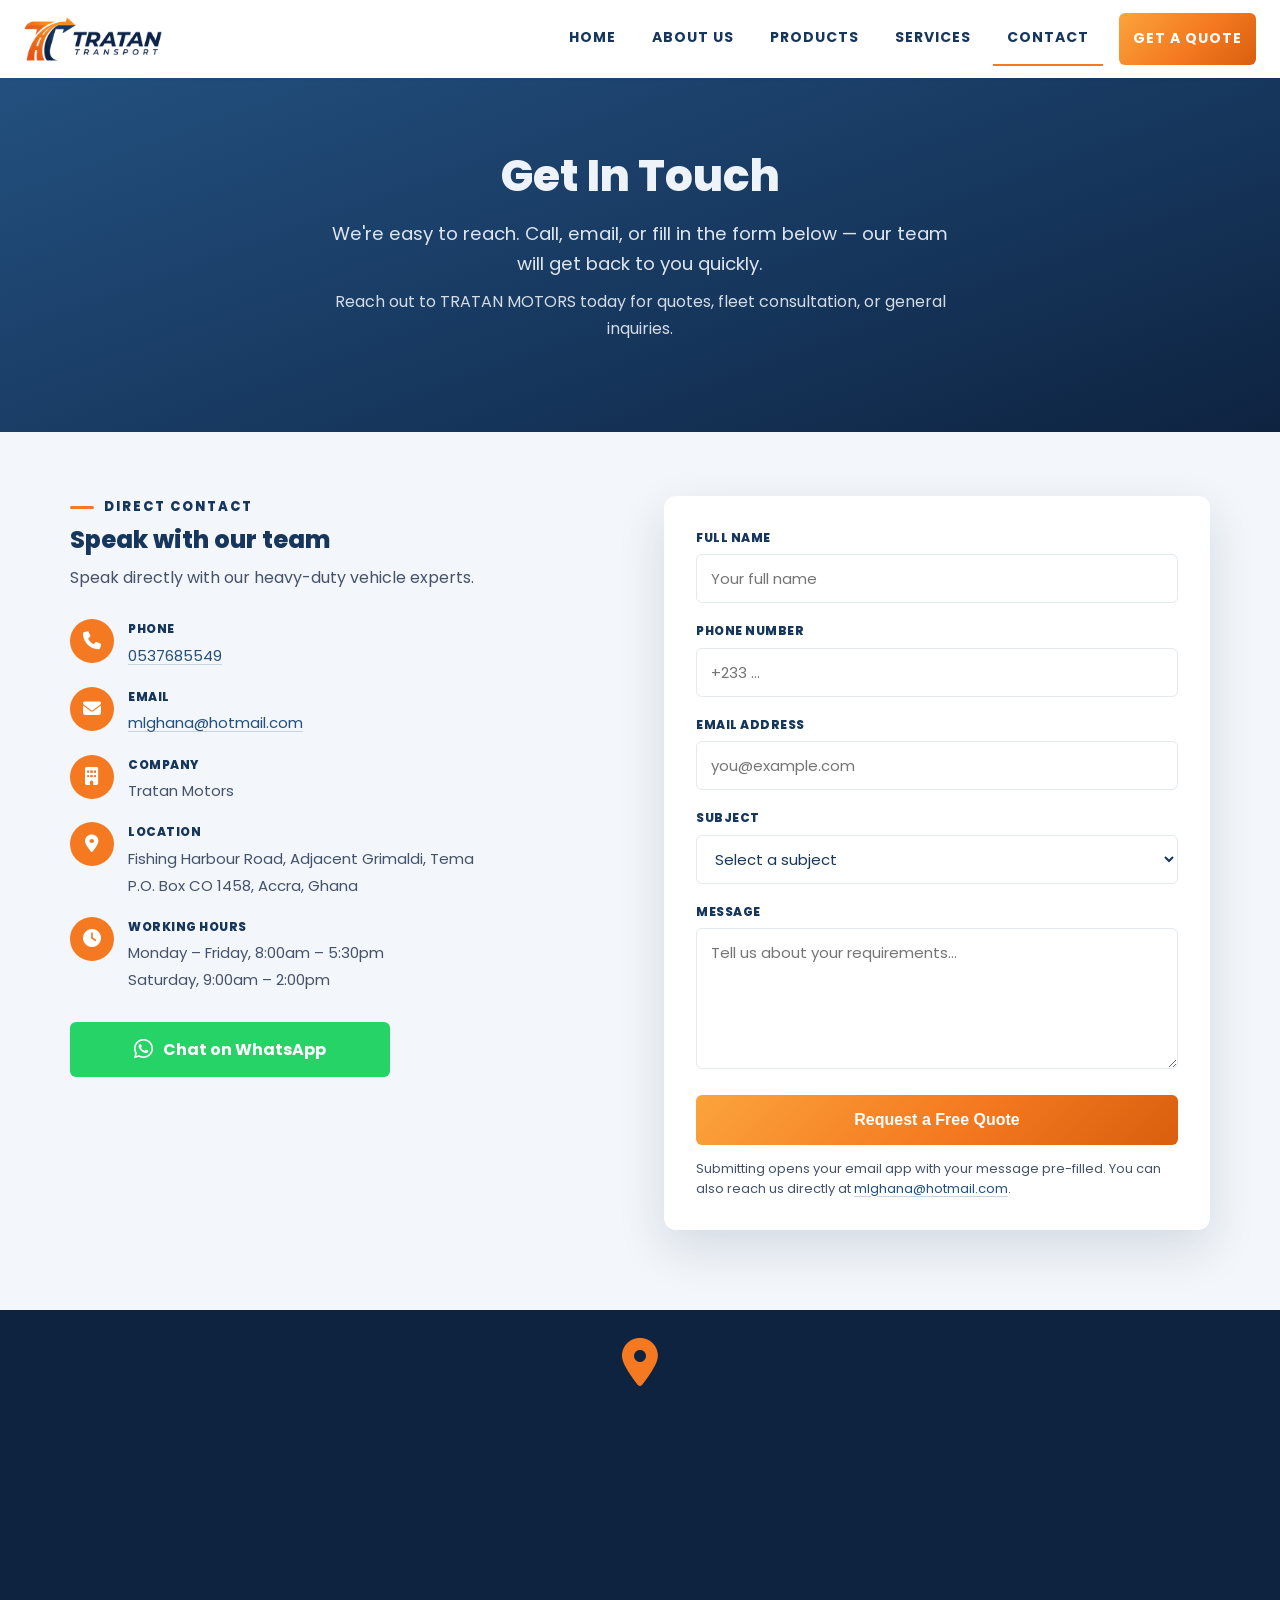
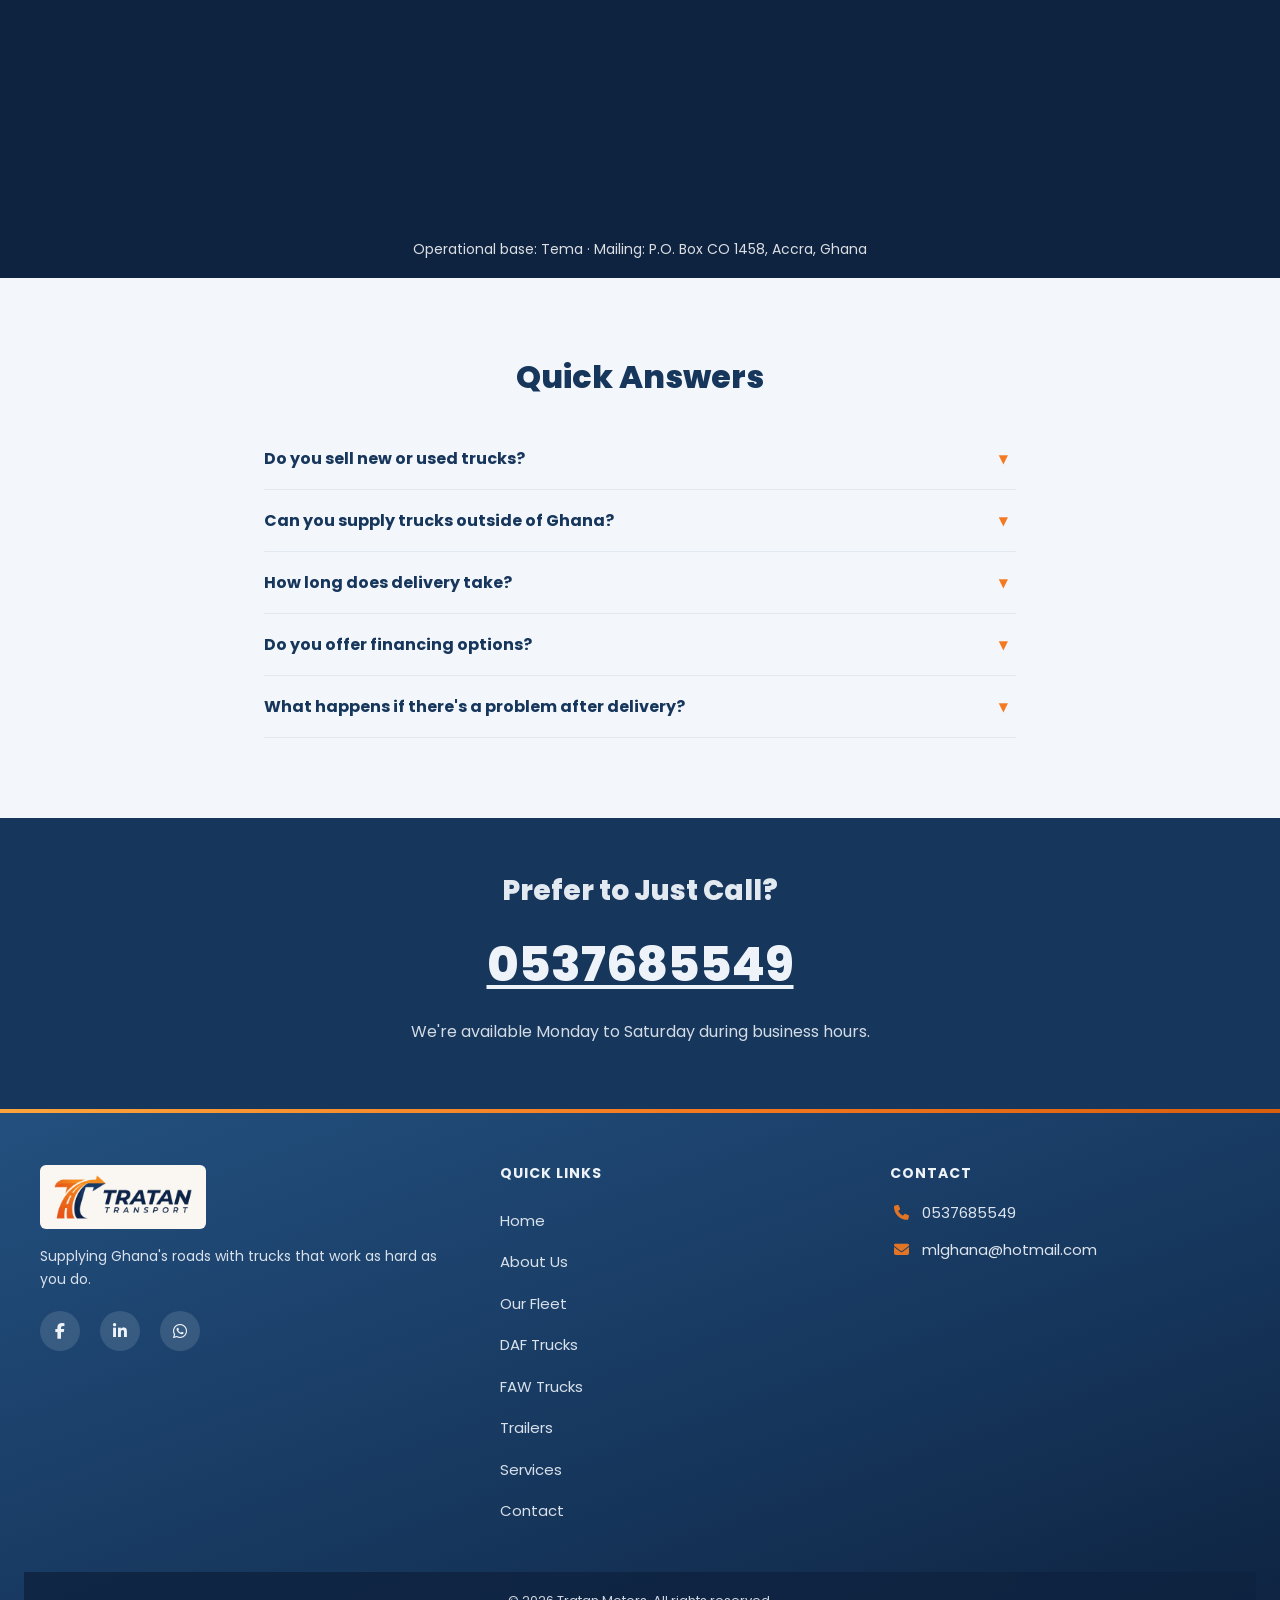
<file: ml-ghana-main/contact.html>
<!DOCTYPE html>
<html lang="en">
<head>
  <meta charset="UTF-8">
  <meta name="viewport" content="width=device-width, initial-scale=1.0">
  <title>Contact Us | Tratan Motors — Get a Quote</title>
  <meta name="description" content="Contact Tratan Motors about DAF and FAW trucks, trailers, and fleet solutions. Phone 0537685549, Tema &amp; Accra.">
  <meta name="robots" content="index, follow">
  <link rel="canonical" href="https://mlghana.com/contact.html">
  <link rel="icon" href="favicon.ico">
  <link rel="apple-touch-icon" href="apple-touch-icon.png">
  <link rel="icon" type="image/png" sizes="48x48" href="favicon-48.png">
  <link rel="icon" type="image/png" sizes="32x32" href="favicon-32.png">
  <link rel="icon" type="image/png" sizes="16x16" href="favicon-16.png">
  <link rel="manifest" href="site.webmanifest">
  <meta name="theme-color" content="#16365C">
  <link rel="preconnect" href="https://fonts.googleapis.com">
  <link rel="preconnect" href="https://fonts.gstatic.com" crossorigin>
  <link href="https://fonts.googleapis.com/css2?family=Poppins:wght@400;600;700;800&display=swap" rel="stylesheet">
  <link rel="stylesheet" href="https://cdnjs.cloudflare.com/ajax/libs/font-awesome/6.5.0/css/all.min.css">
  <link rel="stylesheet" href="assets/brand.css">
  <style>
    body { background: var(--surface-alt); }

    .contact-hero {
      background: var(--gradient-navy);
      color: var(--text-on-dark);
      text-align: center;
      padding: 72px 24px 80px;
    }
    .contact-hero h1 { font-size: clamp(2rem, 4vw, 2.75rem); font-weight: 800; margin-bottom: 16px; }
    .contact-hero p { max-width: 640px; margin: 0 auto 10px; font-size: clamp(1rem, 2vw, 1.15rem); opacity: 0.93; line-height: 1.65; }
    .contact-hero p + p { opacity: 0.88; font-size: 1rem; }

    .split-section { padding: 64px 24px 80px; }
    .split-grid { max-width: 1140px; margin: 0 auto; display: grid; grid-template-columns: 1fr 1fr; gap: 48px; align-items: start; }
    @media (max-width: 900px) { .split-grid { grid-template-columns: 1fr; } }

    /* Eyebrow: navy label with an orange bar, since orange text on white is 2.76:1. */
    .direct-label { display: flex; align-items: center; gap: 10px; font-size: 13px; font-weight: 800; letter-spacing: 2px; text-transform: uppercase; color: var(--text-strong); margin-bottom: 8px; }
    .direct-label::before { content: ''; width: 24px; height: 3px; border-radius: 2px; background: var(--brand-orange); }
    .direct-title { font-size: 1.5rem; font-weight: 800; color: var(--text-strong); margin-bottom: 10px; }
    .direct-lead { font-size: 1rem; color: var(--text-body); margin-bottom: 28px; line-height: 1.65; }

    .info-list { display: flex; flex-direction: column; gap: 18px; margin-bottom: 28px; }
    .info-row { display: flex; gap: 14px; align-items: flex-start; }
    .info-row .contact-icon { margin-right: 0; }
    .info-row .txt strong { display: block; font-size: 12px; font-weight: 800; text-transform: uppercase; letter-spacing: 0.5px; color: var(--text-strong); margin-bottom: 2px; }
    .info-row .txt span, .info-row .txt a { font-size: 15px; color: var(--text-body); }
    .info-row .txt a, .form-card p a { color: var(--brand-navy-light); text-decoration: underline; text-decoration-color: var(--border-strong); text-underline-offset: 3px; transition: text-decoration-color var(--transition); }
    .info-row .txt a:hover, .form-card p a:hover { text-decoration-color: var(--brand-orange); }

    .whatsapp-btn {
      display: inline-flex;
      align-items: center;
      gap: 10px;
      background-color: #25D366;
      color: #ffffff;
      padding: 14px 28px;
      border-radius: var(--radius-sm);
      font-weight: 700;
      font-size: 16px;
      text-decoration: none;
      transition: background 0.3s;
      width: 100%;
      max-width: 320px;
      justify-content: center;
    }
    .whatsapp-btn:hover { background-color: #1ebe5d; }
    .whatsapp-btn i { font-size: 22px; }

    .form-card {
      background: var(--surface);
      border-radius: var(--radius-md);
      padding: 32px;
      box-shadow: var(--shadow-lg);
    }
    .form-card label { display: block; font-size: 12px; font-weight: 800; color: var(--text-strong); margin-bottom: 6px; text-transform: uppercase; letter-spacing: 0.5px; }
    .form-card input, .form-card select, .form-card textarea {
      width: 100%; padding: 12px 14px; margin-bottom: 18px;
      border: 1px solid var(--border); border-radius: var(--radius-sm);
      background: var(--surface); color: var(--text-strong);
      font-family: inherit; font-size: 15px;
      transition: border-color var(--transition), box-shadow var(--transition);
    }
    .form-card input:focus, .form-card select:focus, .form-card textarea:focus {
      outline: none; border-color: var(--brand-orange); box-shadow: 0 0 0 3px rgba(244, 121, 32, 0.25);
    }
    .form-card textarea { min-height: 120px; resize: vertical; }
    .btn-submit {
      width: 100%; padding: 16px;
      font-weight: 800; font-size: 16px;
    }

    .map-wrap { width: 100%; background: var(--brand-navy-dark); }
    .map-iframe { width: 100%; height: 420px; border: 0; display: block; }
    .map-caption {
      text-align: center; padding: 16px 24px;
      font-size: 14px; color: rgba(255,255,255,0.85);
      background: var(--brand-navy-dark);
    }

    .faq-section { padding: 80px 24px; max-width: 800px; margin: 0 auto; }
    .faq-section h2 { text-align: center; font-size: clamp(1.5rem, 3vw, 2rem); font-weight: 800; color: var(--text-strong); margin-bottom: 32px; }
    .faq-item { border-bottom: 1px solid var(--border); }
    .faq-q {
      width: 100%; text-align: left;
      padding: 18px 8px 18px 0;
      background: none; border: none;
      font-family: inherit; font-size: 16px; font-weight: 700; color: var(--text-strong);
      cursor: pointer;
      display: flex; justify-content: space-between; align-items: center; gap: 16px;
    }
    .faq-q span.chev { font-size: 12px; color: var(--brand-orange); transition: transform 0.25s; }
    .faq-item.is-open .faq-q span.chev { transform: rotate(180deg); }
    .faq-a {
      display: none;
      padding: 0 0 18px 0;
      font-size: 15px; line-height: 1.7; color: var(--text-body);
    }
    .faq-item.is-open .faq-a { display: block; }

    .cta-strip {
      background: var(--brand-navy);
      color: var(--text-on-dark);
      text-align: center;
      padding: 56px 24px 64px;
    }
    .cta-strip h2 { font-size: clamp(1.35rem, 2.5vw, 1.75rem); font-weight: 800; margin-bottom: 16px; opacity: 0.95; }
    .cta-strip .big-phone {
      display: block;
      font-size: clamp(2rem, 5vw, 3rem);
      font-weight: 800;
      margin-bottom: 12px;
    }
    .cta-strip .big-phone a { color: inherit; text-decoration: underline; text-underline-offset: 4px; }
    .cta-strip p { opacity: 0.88; max-width: 520px; margin: 0 auto; font-size: 1rem; }
    @media (max-width: 480px) { .form-card { padding: 24px 20px; } }
  </style>
</head>
<body>

  <header class="site-header" id="siteHeader">
    <div class="nav-inner">
      <a class="logo-link" href="index.html"><img src="assets/tratan-logo.png" alt="Tratan Motors" loading="eager"></a>
      <nav>
        <ul class="nav-desktop">
          <li><a href="index.html">Home</a></li>
          <li><a href="about.html">About Us</a></li>
          <li class="has-dropdown">
            <a href="products.html">Products</a>
            <div class="dropdown-panel">
              <a href="products.html">Our Fleet</a>
              <a href="daf-trucks.html">DAF Trucks</a>
              <a href="faw-trucks.html">FAW Trucks</a>
              <a href="trailers.html">Trailers</a>
            </div>
          </li>
          <li><a href="services.html">Services</a></li>
          <li><a href="contact.html" class="active">Contact</a></li>
          <li><a class="btn-nav-cta" href="contact.html">Get a Quote</a></li>
        </ul>
      </nav>
      <button type="button" class="hamburger" id="hamburger" aria-label="Open menu" aria-expanded="false"><span></span><span></span><span></span></button>
    </div>
  </header>

  <div class="mobile-menu" id="mobileMenu" aria-hidden="true">
    <a href="index.html">Home</a>
    <a href="about.html">About Us</a>
    <a href="products.html">Our Fleet</a>
    <span style="font-weight:800;color:var(--text-strong);padding:16px 0 8px;text-transform:uppercase;font-size:12px;letter-spacing:2px;">Products</span>
    <div class="sub">
      <a href="daf-trucks.html">DAF Trucks</a>
      <a href="faw-trucks.html">FAW Trucks</a>
      <a href="trailers.html">Trailers</a>
    </div>
    <a href="services.html">Services</a>
    <a href="contact.html" class="current">Contact</a>
    <a class="btn-nav-cta" href="contact.html">Get a Quote</a>
  </div>

  <section class="contact-hero" aria-label="Contact us">
    <h1>Get In Touch</h1>
    <p>We're easy to reach. Call, email, or fill in the form below — our team will get back to you quickly.</p>
    <p>Reach out to TRATAN MOTORS today for quotes, fleet consultation, or general inquiries.</p>
  </section>

  <section class="split-section">
    <div class="split-grid">
      <div>
        <p class="direct-label">Direct Contact</p>
        <h2 class="direct-title">Speak with our team</h2>
        <p class="direct-lead">Speak directly with our heavy-duty vehicle experts.</p>

        <div class="info-list">
          <div class="info-row">
            <div class="contact-icon" aria-hidden="true"><i class="fa-solid fa-phone"></i></div>
            <div class="txt">
              <strong>Phone</strong>
              <a href="tel:0537685549">0537685549</a>
            </div>
          </div>
          <div class="info-row">
            <div class="contact-icon" aria-hidden="true"><i class="fa-solid fa-envelope"></i></div>
            <div class="txt">
              <strong>Email</strong>
              <a href="mailto:mlghana@hotmail.com">mlghana@hotmail.com</a>
            </div>
          </div>
          <div class="info-row">
            <div class="contact-icon" aria-hidden="true"><i class="fa-solid fa-building"></i></div>
            <div class="txt">
              <strong>Company</strong>
              <span>Tratan Motors</span>
            </div>
          </div>
          <div class="info-row">
            <div class="contact-icon" aria-hidden="true"><i class="fa-solid fa-location-dot"></i></div>
            <div class="txt">
              <strong>Location</strong>
              <span>Fishing Harbour Road, Adjacent Grimaldi, Tema<br>P.O. Box CO 1458, Accra, Ghana</span>
            </div>
          </div>
          <div class="info-row">
            <div class="contact-icon" aria-hidden="true"><i class="fa-solid fa-clock"></i></div>
            <div class="txt">
              <strong>Working Hours</strong>
              <span>Monday – Friday, 8:00am – 5:30pm<br>Saturday, 9:00am – 2:00pm</span>
            </div>
          </div>
        </div>

        <a class="whatsapp-btn" href="https://wa.me/233537685549" target="_blank" rel="noopener noreferrer">
          <i class="fa-brands fa-whatsapp"></i> Chat on WhatsApp
        </a>
      </div>

      <div class="form-card">
        <form id="contactForm" action="#" method="get" novalidate>
          <label for="fullName">Full Name</label>
          <input type="text" id="fullName" name="fullName" required autocomplete="name" placeholder="Your full name">

          <label for="phone">Phone Number</label>
          <input type="tel" id="phone" name="phone" required autocomplete="tel" placeholder="+233 …">

          <label for="email">Email Address</label>
          <input type="email" id="email" name="email" required autocomplete="email" placeholder="you@example.com">

          <label for="subject">Subject</label>
          <select id="subject" name="subject" required>
            <option value="">Select a subject</option>
            <option value="General Enquiry">General Enquiry</option>
            <option value="DAF Truck Enquiry">DAF Truck Enquiry</option>
            <option value="FAW Truck Enquiry">FAW Truck Enquiry</option>
            <option value="Trailer Enquiry">Trailer Enquiry</option>
            <option value="Fleet Consultation">Fleet Consultation</option>
            <option value="Other">Other</option>
          </select>

          <label for="message">Message</label>
          <textarea id="message" name="message" rows="5" required placeholder="Tell us about your requirements…"></textarea>

          <button type="submit" class="btn-submit">Request a Free Quote</button>
        </form>
        <p style="margin-top:14px;font-size:13px;color:var(--text-body);line-height:1.5;">Submitting opens your email app with your message pre-filled. You can also reach us directly at <a href="mailto:mlghana@hotmail.com">mlghana@hotmail.com</a>.</p>
      </div>
    </div>
  </section>

  <div class="map-wrap">
    <p class="map-pin" style="text-align:center;padding:28px 24px 0;background:var(--brand-navy-dark);margin:0;">
      <i class="fa-solid fa-location-dot" style="font-size: 48px; color: var(--brand-orange); display:block; margin-bottom:16px;" aria-hidden="true"></i>
    </p>
    <iframe
      class="map-iframe"
      title="Map of Ghana — Tratan Motors service area"
      loading="lazy"
      referrerpolicy="no-referrer-when-downgrade"
      src="https://www.google.com/maps?q=Tema+Ghana&z=11&output=embed">
    </iframe>
    <p class="map-caption">Operational base: Tema · Mailing: P.O. Box CO 1458, Accra, Ghana</p>
  </div>

  <section class="faq-section" id="faq">
    <h2>Quick Answers</h2>

    <div class="faq-item">
      <button type="button" class="faq-q" aria-expanded="false">
        Do you sell new or used trucks?
        <span class="chev" aria-hidden="true">▼</span>
      </button>
      <div class="faq-a">We primarily supply new trucks direct from DAF and FAW. If you're looking for something specific in used, get in touch and we'll see what we can do.</div>
    </div>
    <div class="faq-item">
      <button type="button" class="faq-q" aria-expanded="false">
        Can you supply trucks outside of Ghana?
        <span class="chev" aria-hidden="true">▼</span>
      </button>
      <div class="faq-a">Our main market is Ghana, but get in touch if you're based elsewhere in West Africa — we may be able to help.</div>
    </div>
    <div class="faq-item">
      <button type="button" class="faq-q" aria-expanded="false">
        How long does delivery take?
        <span class="chev" aria-hidden="true">▼</span>
      </button>
      <div class="faq-a">It depends on stock levels and the specific model. We'll give you a realistic timeline when you enquire.</div>
    </div>
    <div class="faq-item">
      <button type="button" class="faq-q" aria-expanded="false">
        Do you offer financing options?
        <span class="chev" aria-hidden="true">▼</span>
      </button>
      <div class="faq-a">We don't directly offer financing, but we can point you toward options and help you navigate the process.</div>
    </div>
    <div class="faq-item">
      <button type="button" class="faq-q" aria-expanded="false">
        What happens if there's a problem after delivery?
        <span class="chev" aria-hidden="true">▼</span>
      </button>
      <div class="faq-a">Call us. We take after-sales seriously and we'll work with you to sort out any issues.</div>
    </div>
  </section>

  <section class="cta-strip" aria-label="Call us">
    <h2>Prefer to Just Call?</h2>
    <span class="big-phone"><a href="tel:0537685549">0537685549</a></span>
    <p>We're available Monday to Saturday during business hours.</p>
  </section>

  <footer class="footer">
    <div class="footer-grid">
      <div>
        <img class="footer-logo" src="assets/tratan-logo.png" alt="Tratan Motors" loading="lazy">
        <p class="tagline">Supplying Ghana's roads with trucks that work as hard as you do.</p>
        <div class="social-row">
          <a href="#" class="social-icon" aria-label="Facebook"><i class="fa-brands fa-facebook-f"></i></a>
          <a href="#" class="social-icon" aria-label="LinkedIn"><i class="fa-brands fa-linkedin-in"></i></a>
          <a href="https://wa.me/233537685549" class="social-icon" aria-label="WhatsApp"><i class="fa-brands fa-whatsapp"></i></a>
        </div>
      </div>
      <div>
        <h4>Quick Links</h4>
        <nav class="footer-links">
          <a href="index.html">Home</a>
          <a href="about.html">About Us</a>
          <a href="products.html">Our Fleet</a>
          <a href="daf-trucks.html">DAF Trucks</a>
          <a href="faw-trucks.html">FAW Trucks</a>
          <a href="trailers.html">Trailers</a>
          <a href="services.html">Services</a>
          <a href="contact.html">Contact</a>
        </nav>
      </div>
      <div class="footer-contact">
        <h4>Contact</h4>
        <p class="footer-contact-item"><i class="fa-solid fa-phone" aria-hidden="true"></i><span>0537685549</span></p>
        <p class="footer-contact-item"><i class="fa-solid fa-envelope" aria-hidden="true"></i><span>mlghana@hotmail.com</span></p>
      </div>
    </div>
    <div class="footer-bar">
      © 2026 Tratan Motors. All rights reserved.
    </div>
  </footer>

  <script>
    (function () {
      var header = document.getElementById('siteHeader');
      function onScroll() {
        if (window.scrollY > 40) header.classList.add('is-scrolled');
        else header.classList.remove('is-scrolled');
      }
      window.addEventListener('scroll', onScroll, { passive: true });
      onScroll();

      var hamburger = document.getElementById('hamburger');
      var mobileMenu = document.getElementById('mobileMenu');
      hamburger.addEventListener('click', function () {
        var open = mobileMenu.classList.toggle('is-open');
        hamburger.classList.toggle('is-open', open);
        hamburger.setAttribute('aria-expanded', open);
        mobileMenu.setAttribute('aria-hidden', !open);
        document.body.style.overflow = open ? 'hidden' : '';
        header.style.zIndex = open ? '1003' : '';
        hamburger.style.zIndex = open ? '1004' : '';
        hamburger.style.position = open ? 'relative' : '';
      });

      document.querySelectorAll('.faq-q').forEach(function (btn) {
        btn.addEventListener('click', function () {
          var item = btn.closest('.faq-item');
          var wasOpen = item.classList.contains('is-open');
          document.querySelectorAll('.faq-item').forEach(function (el) {
            el.classList.remove('is-open');
            el.querySelector('.faq-q').setAttribute('aria-expanded', 'false');
          });
          if (!wasOpen) {
            item.classList.add('is-open');
            btn.setAttribute('aria-expanded', 'true');
          }
        });
      });

      document.getElementById('contactForm').addEventListener('submit', function (e) {
        e.preventDefault();
        var name = document.getElementById('fullName').value.trim();
        var phone = document.getElementById('phone').value.trim();
        var email = document.getElementById('email').value.trim();
        var subject = document.getElementById('subject').value;
        var message = document.getElementById('message').value.trim();
        if (!name || !phone || !email || !subject || !message) return;
        var body = 'Name: ' + name + '\r\nPhone: ' + phone + '\r\nEmail: ' + email + '\r\n\r\n' + message;
        var mailto = 'mailto:mlghana@hotmail.com?subject=' + encodeURIComponent(subject + ' — Tratan Motors enquiry') + '&body=' + encodeURIComponent(body);
        window.location.href = mailto;
      });
    })();
  </script>
</body>
</html>
</file>
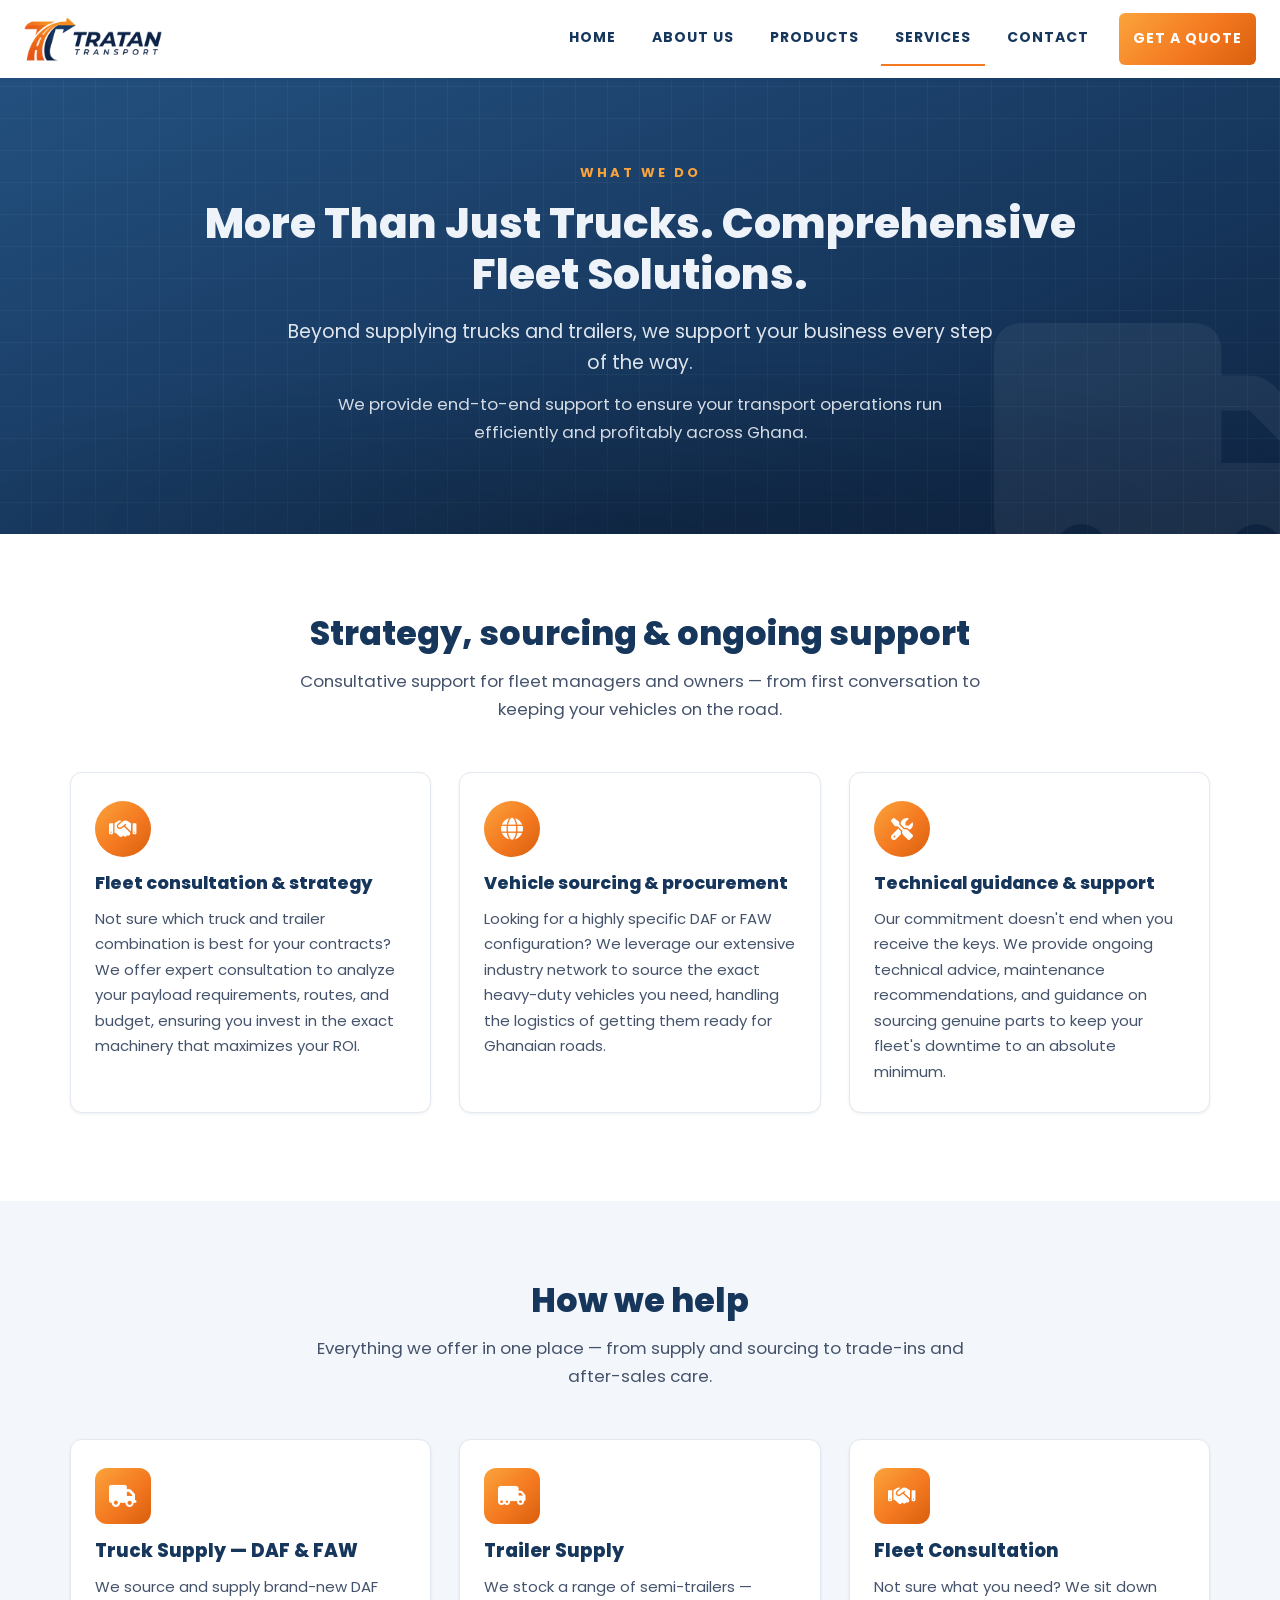
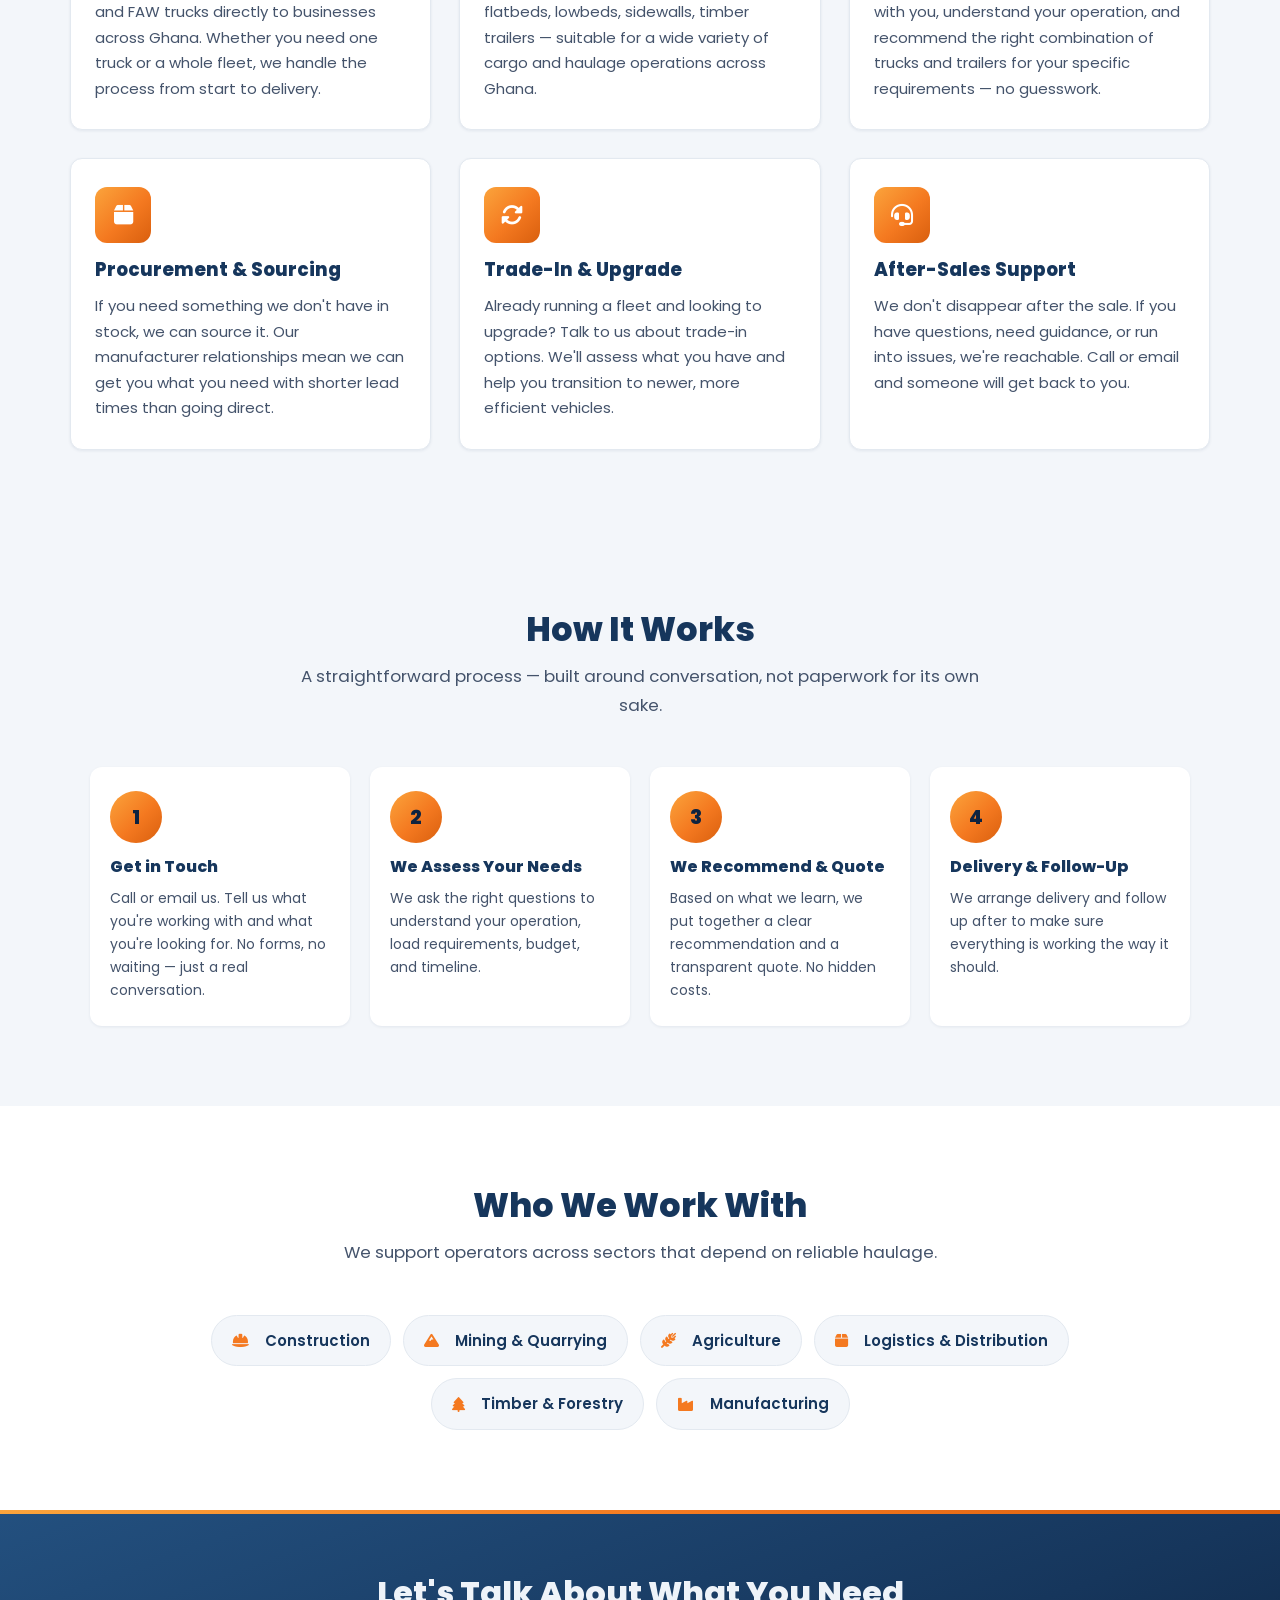
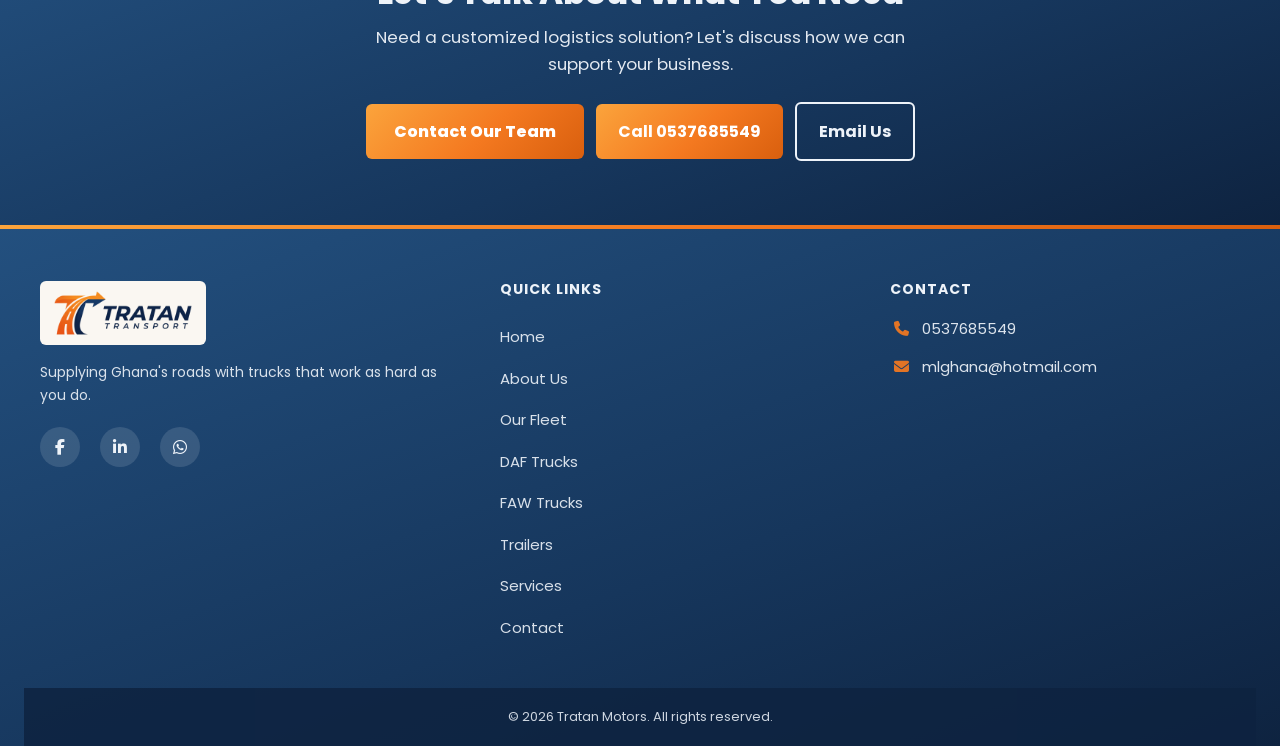
<file: ml-ghana-main/services.html>
<!DOCTYPE html>
<html lang="en">
<head>
  <meta charset="UTF-8">
  <meta name="viewport" content="width=device-width, initial-scale=1.0">
  <title>Services | Tratan Motors — Fleet Solutions &amp; Support</title>
  <meta name="description" content="Tratan Motors: truck and trailer supply, fleet consultation, procurement, trade-in, and after-sales support across Ghana.">
  <meta name="robots" content="index, follow">
  <link rel="canonical" href="https://mlghana.com/services.html">
  <link rel="icon" href="favicon.ico">
  <link rel="apple-touch-icon" href="apple-touch-icon.png">
  <link rel="icon" type="image/png" sizes="48x48" href="favicon-48.png">
  <link rel="icon" type="image/png" sizes="32x32" href="favicon-32.png">
  <link rel="icon" type="image/png" sizes="16x16" href="favicon-16.png">
  <link rel="manifest" href="site.webmanifest">
  <meta name="theme-color" content="#16365C">
  <link rel="preconnect" href="https://fonts.googleapis.com">
  <link rel="preconnect" href="https://fonts.gstatic.com" crossorigin>
  <link href="https://fonts.googleapis.com/css2?family=Poppins:wght@400;600;700;800&display=swap" rel="stylesheet">
  <link rel="stylesheet" href="https://cdnjs.cloudflare.com/ajax/libs/font-awesome/6.5.0/css/all.min.css">
  <link rel="stylesheet" href="assets/brand.css">
  <style>

    /* Hero: solid navy + subtle grid + faint route lines */
    .services-hero {
      position: relative;
      background-color: var(--brand-navy);
      background-image:
        radial-gradient(ellipse 120% 80% at 50% 100%, rgba(0,0,0,0.2) 0%, transparent 50%),
        repeating-linear-gradient(0deg, transparent, transparent 31px, rgba(255,255,255,0.04) 31px, rgba(255,255,255,0.04) 32px),
        repeating-linear-gradient(90deg, transparent, transparent 31px, rgba(255,255,255,0.03) 31px, rgba(255,255,255,0.03) 32px),
        var(--gradient-navy);
      color: var(--text-on-dark);
      text-align: center;
      padding: 80px 24px 88px;
      overflow: hidden;
    }
    .services-hero::before {
      content: '\f0d1';
      font-family: 'Font Awesome 6 Free';
      font-weight: 900;
      position: absolute;
      font-size: min(42vw, 280px);
      opacity: 0.06;
      right: -5%;
      bottom: -15%;
      pointer-events: none;
      line-height: 1;
    }
    .services-hero .eyebrow {
      display: inline-block;
      font-size: 13px;
      font-weight: 700;
      letter-spacing: 3px;
      text-transform: uppercase;
      color: var(--brand-orange-light);
      margin-bottom: 14px;
    }
    .services-hero h1 {
      font-size: clamp(1.65rem, 4vw, 2.65rem);
      font-weight: 800;
      line-height: 1.2;
      max-width: 920px;
      margin: 0 auto 16px;
    }
    .services-hero .sub { font-size: clamp(1rem, 2vw, 1.2rem); opacity: 0.93; max-width: 720px; margin: 0 auto 12px; line-height: 1.65; }
    .services-hero .sub2 { font-size: clamp(0.95rem, 1.8vw, 1.05rem); opacity: 0.88; max-width: 680px; margin: 0 auto; line-height: 1.65; }

    .section { padding: 80px 24px; }
    .container { max-width: 1140px; margin: 0 auto; }
    .section-title { text-align: center; font-size: clamp(1.6rem, 3vw, 2.1rem); font-weight: 800; color: var(--text-strong); margin-bottom: 12px; }
    .section-lead { text-align: center; max-width: 700px; margin: 0 auto 48px; color: var(--text-body); font-size: 1.05rem; }

    .core-3 { display: grid; grid-template-columns: repeat(3, 1fr); gap: 28px; margin-bottom: 8px; }
    .core-card {
      padding: 28px 24px;
    }
    .core-card .icon-circle { margin-left: 0; background: var(--gradient-brand); }
    .core-card .icon-circle i { font-size: 22px; }
    .core-card h3 { font-size: 1.1rem; font-weight: 800; color: var(--text-strong); margin-bottom: 12px; }
    .core-card p { font-size: 15px; line-height: 1.7; }
    @media (max-width: 900px) { .core-3 { grid-template-columns: 1fr; } }

    .svc-grid { display: grid; grid-template-columns: repeat(3, 1fr); gap: 28px; }
    .svc-card { padding: 28px 24px; }
    .svc-card .icon-circle {
      border-radius: var(--radius-md);
      background: var(--gradient-brand);
      margin-left: 0;
    }
    .svc-card h3 { font-size: 1.15rem; font-weight: 800; color: var(--text-strong); margin-bottom: 12px; }
    .svc-card p { font-size: 15px; color: var(--text-body); line-height: 1.7; }
    @media (max-width: 900px) { .svc-grid { grid-template-columns: 1fr; } }

    .process-section { background: var(--surface-alt); }
    .process-flow { display: grid; grid-template-columns: repeat(4, 1fr); gap: 20px; max-width: 1100px; margin: 0 auto; align-items: stretch; }
    .process-step { position: relative; background: var(--surface); border-radius: var(--radius-md); padding: 24px 20px; box-shadow: var(--shadow-sm); }
    .process-step .step-number {
      background: var(--gradient-brand);
      margin-bottom: 14px;
      margin-left: 0;
      margin-right: 0;
    }
    .process-step h3 { font-size: 1rem; font-weight: 800; color: var(--text-strong); margin-bottom: 10px; }
    .process-step p { font-size: 14px; line-height: 1.65; color: var(--text-body); }
    @media (max-width: 900px) { .process-flow { grid-template-columns: 1fr; } }

    .industries { text-align: center; }
    .pill-wrap { display: flex; flex-wrap: wrap; gap: 12px; justify-content: center; max-width: 900px; margin: 0 auto; }
    .pill {
      display: inline-flex; align-items: center; gap: 8px;
      padding: 12px 20px; border-radius: 999px;
      background: var(--surface-alt); color: var(--text-strong);
      font-weight: 600; font-size: 15px;
      border: 1px solid var(--border);
    }

    .cta-gradient {
      background: var(--gradient-navy);
      color: var(--text-on-dark);
      text-align: center;
      padding: 64px 24px;
    }
    .cta-gradient h2 { font-size: clamp(1.45rem, 2.5vw, 2rem); font-weight: 800; margin-bottom: 12px; }
    .cta-gradient .cta-lead { max-width: 560px; margin: 0 auto 24px; opacity: 0.95; font-size: 1.05rem; line-height: 1.6; }
    .cta-gradient .row { display: flex; flex-wrap: wrap; gap: 12px; justify-content: center; align-items: center; }
    .cta-gradient .btn-contact {
      padding: 14px 28px; font-weight: 800;
    }
    .cta-gradient .btn-w { padding: 14px 22px; font-weight: 700; }
    .cta-gradient .btn-o { padding: 14px 22px; font-weight: 700; }
    @media (max-width: 480px) { .section { padding: 56px 16px; } }
  </style>
</head>
<body>

  <header class="site-header" id="siteHeader">
    <div class="nav-inner">
      <a class="logo-link" href="index.html"><img src="assets/tratan-logo.png" alt="Tratan Motors" loading="eager"></a>
      <nav>
        <ul class="nav-desktop">
          <li><a href="index.html">Home</a></li>
          <li><a href="about.html">About Us</a></li>
          <li class="has-dropdown">
            <a href="products.html">Products</a>
            <div class="dropdown-panel">
              <a href="products.html">Our Fleet</a>
              <a href="daf-trucks.html">DAF Trucks</a>
              <a href="faw-trucks.html">FAW Trucks</a>
              <a href="trailers.html">Trailers</a>
            </div>
          </li>
          <li><a href="services.html" class="active">Services</a></li>
          <li><a href="contact.html">Contact</a></li>
          <li><a class="btn-nav-cta" href="contact.html">Get a Quote</a></li>
        </ul>
      </nav>
      <button type="button" class="hamburger" id="hamburger" aria-label="Open menu" aria-expanded="false"><span></span><span></span><span></span></button>
    </div>
  </header>

  <div class="mobile-menu" id="mobileMenu" aria-hidden="true">
    <a href="index.html">Home</a>
    <a href="about.html">About Us</a>
    <a href="products.html">Our Fleet</a>
    <span style="font-weight:800;color:var(--text-strong);padding:16px 0 8px;text-transform:uppercase;font-size:12px;letter-spacing:2px;">Products</span>
    <div class="sub">
      <a href="daf-trucks.html">DAF Trucks</a>
      <a href="faw-trucks.html">FAW Trucks</a>
      <a href="trailers.html">Trailers</a>
    </div>
    <a href="services.html" class="current">Services</a>
    <a href="contact.html">Contact</a>
    <a class="btn-nav-cta" href="contact.html">Get a Quote</a>
  </div>

  <section class="services-hero" aria-label="Services introduction">
    <div class="container">
      <p class="eyebrow">What We Do</p>
      <h1>More Than Just Trucks. Comprehensive Fleet Solutions.</h1>
      <p class="sub">Beyond supplying trucks and trailers, we support your business every step of the way.</p>
      <p class="sub2">We provide end-to-end support to ensure your transport operations run efficiently and profitably across Ghana.</p>
    </div>
  </section>

  <section class="section">
    <div class="container">
      <h2 class="section-title">Strategy, sourcing &amp; ongoing support</h2>
      <p class="section-lead">Consultative support for fleet managers and owners — from first conversation to keeping your vehicles on the road.</p>
      <div class="core-3">
        <article class="core-card">
          <div class="icon-circle"><i class="fa-solid fa-handshake"></i></div>
          <h3>Fleet consultation &amp; strategy</h3>
          <p>Not sure which truck and trailer combination is best for your contracts? We offer expert consultation to analyze your payload requirements, routes, and budget, ensuring you invest in the exact machinery that maximizes your ROI.</p>
        </article>
        <article class="core-card">
          <div class="icon-circle"><i class="fa-solid fa-globe"></i></div>
          <h3>Vehicle sourcing &amp; procurement</h3>
          <p>Looking for a highly specific DAF or FAW configuration? We leverage our extensive industry network to source the exact heavy-duty vehicles you need, handling the logistics of getting them ready for Ghanaian roads.</p>
        </article>
        <article class="core-card">
          <div class="icon-circle"><i class="fa-solid fa-screwdriver-wrench"></i></div>
          <h3>Technical guidance &amp; support</h3>
          <p>Our commitment doesn't end when you receive the keys. We provide ongoing technical advice, maintenance recommendations, and guidance on sourcing genuine parts to keep your fleet's downtime to an absolute minimum.</p>
        </article>
      </div>
    </div>
  </section>

  <section class="section" style="background:var(--surface-alt);">
    <div class="container">
      <h2 class="section-title">How we help</h2>
      <p class="section-lead">Everything we offer in one place — from supply and sourcing to trade-ins and after-sales care.</p>
      <div class="svc-grid" style="margin-bottom:28px;">
        <article class="svc-card">
          <div class="icon-circle"><i class="fa-solid fa-truck"></i></div>
          <h3>Truck Supply — DAF &amp; FAW</h3>
          <p>We source and supply brand-new DAF and FAW trucks directly to businesses across Ghana. Whether you need one truck or a whole fleet, we handle the process from start to delivery.</p>
        </article>
        <article class="svc-card">
          <div class="icon-circle"><i class="fa-solid fa-truck-moving"></i></div>
          <h3>Trailer Supply</h3>
          <p>We stock a range of semi-trailers — flatbeds, lowbeds, sidewalls, timber trailers — suitable for a wide variety of cargo and haulage operations across Ghana.</p>
        </article>
        <article class="svc-card">
          <div class="icon-circle"><i class="fa-solid fa-handshake"></i></div>
          <h3>Fleet Consultation</h3>
          <p>Not sure what you need? We sit down with you, understand your operation, and recommend the right combination of trucks and trailers for your specific requirements — no guesswork.</p>
        </article>
      </div>
      <div class="svc-grid">
        <article class="svc-card">
          <div class="icon-circle"><i class="fa-solid fa-box"></i></div>
          <h3>Procurement &amp; Sourcing</h3>
          <p>If you need something we don't have in stock, we can source it. Our manufacturer relationships mean we can get you what you need with shorter lead times than going direct.</p>
        </article>
        <article class="svc-card">
          <div class="icon-circle"><i class="fa-solid fa-rotate"></i></div>
          <h3>Trade-In &amp; Upgrade</h3>
          <p>Already running a fleet and looking to upgrade? Talk to us about trade-in options. We'll assess what you have and help you transition to newer, more efficient vehicles.</p>
        </article>
        <article class="svc-card">
          <div class="icon-circle"><i class="fa-solid fa-headset"></i></div>
          <h3>After-Sales Support</h3>
          <p>We don't disappear after the sale. If you have questions, need guidance, or run into issues, we're reachable. Call or email and someone will get back to you.</p>
        </article>
      </div>
    </div>
  </section>

  <section class="section process-section">
    <div class="container">
      <h2 class="section-title">How It Works</h2>
      <p class="section-lead">A straightforward process — built around conversation, not paperwork for its own sake.</p>
      <div class="process-flow">
        <div class="process-step">
          <div class="step-number">1</div>
          <h3>Get in Touch</h3>
          <p>Call or email us. Tell us what you're working with and what you're looking for. No forms, no waiting — just a real conversation.</p>
        </div>
        <div class="process-step">
          <div class="step-number">2</div>
          <h3>We Assess Your Needs</h3>
          <p>We ask the right questions to understand your operation, load requirements, budget, and timeline.</p>
        </div>
        <div class="process-step">
          <div class="step-number">3</div>
          <h3>We Recommend &amp; Quote</h3>
          <p>Based on what we learn, we put together a clear recommendation and a transparent quote. No hidden costs.</p>
        </div>
        <div class="process-step">
          <div class="step-number">4</div>
          <h3>Delivery &amp; Follow-Up</h3>
          <p>We arrange delivery and follow up after to make sure everything is working the way it should.</p>
        </div>
      </div>
    </div>
  </section>

  <section class="section industries">
    <div class="container">
      <h2 class="section-title">Who We Work With</h2>
      <p class="section-lead">We support operators across sectors that depend on reliable haulage.</p>
      <div class="pill-wrap">
        <span class="pill industry-tag"><i class="fa-solid fa-helmet-safety"></i> Construction</span>
        <span class="pill industry-tag"><i class="fa-solid fa-mountain"></i> Mining &amp; Quarrying</span>
        <span class="pill industry-tag"><i class="fa-solid fa-wheat-awn"></i> Agriculture</span>
        <span class="pill industry-tag"><i class="fa-solid fa-box"></i> Logistics &amp; Distribution</span>
        <span class="pill industry-tag"><i class="fa-solid fa-tree"></i> Timber &amp; Forestry</span>
        <span class="pill industry-tag"><i class="fa-solid fa-industry"></i> Manufacturing</span>
      </div>
    </div>
  </section>

  <section class="cta-gradient">
    <h2>Let's Talk About What You Need</h2>
    <p class="cta-lead">Need a customized logistics solution? Let's discuss how we can support your business.</p>
    <div class="row">
      <a class="btn-contact" href="contact.html">Contact Our Team</a>
      <a class="btn-w" href="tel:0537685549">Call 0537685549</a>
      <a class="btn-o" href="mailto:mlghana@hotmail.com">Email Us</a>
    </div>
  </section>

  <footer class="footer">
    <div class="footer-grid">
      <div>
        <img class="footer-logo" src="assets/tratan-logo.png" alt="Tratan Motors" loading="lazy">
        <p class="tagline">Supplying Ghana's roads with trucks that work as hard as you do.</p>
        <div class="social-row">
          <a href="#" class="social-icon" aria-label="Facebook"><i class="fa-brands fa-facebook-f"></i></a>
          <a href="#" class="social-icon" aria-label="LinkedIn"><i class="fa-brands fa-linkedin-in"></i></a>
          <a href="https://wa.me/233537685549" class="social-icon" aria-label="WhatsApp"><i class="fa-brands fa-whatsapp"></i></a>
        </div>
      </div>
      <div>
        <h4>Quick Links</h4>
        <nav class="footer-links">
          <a href="index.html">Home</a>
          <a href="about.html">About Us</a>
          <a href="products.html">Our Fleet</a>
          <a href="daf-trucks.html">DAF Trucks</a>
          <a href="faw-trucks.html">FAW Trucks</a>
          <a href="trailers.html">Trailers</a>
          <a href="services.html">Services</a>
          <a href="contact.html">Contact</a>
        </nav>
      </div>
      <div class="footer-contact">
        <h4>Contact</h4>
        <p class="footer-contact-item"><i class="fa-solid fa-phone" aria-hidden="true"></i><span>0537685549</span></p>
        <p class="footer-contact-item"><i class="fa-solid fa-envelope" aria-hidden="true"></i><span>mlghana@hotmail.com</span></p>
      </div>
    </div>
    <div class="footer-bar">
      © 2026 Tratan Motors. All rights reserved.
    </div>
  </footer>

  <script>
    (function () {
      var header = document.getElementById('siteHeader');
      function onScroll() {
        if (window.scrollY > 40) header.classList.add('is-scrolled');
        else header.classList.remove('is-scrolled');
      }
      window.addEventListener('scroll', onScroll, { passive: true });
      onScroll();
      var hamburger = document.getElementById('hamburger');
      var mobileMenu = document.getElementById('mobileMenu');
      hamburger.addEventListener('click', function () {
        var open = mobileMenu.classList.toggle('is-open');
        hamburger.classList.toggle('is-open', open);
        hamburger.setAttribute('aria-expanded', open);
        mobileMenu.setAttribute('aria-hidden', !open);
        document.body.style.overflow = open ? 'hidden' : '';
        header.style.zIndex = open ? '1003' : '';
        hamburger.style.zIndex = open ? '1004' : '';
        hamburger.style.position = open ? 'relative' : '';
      });
    })();
  </script>
</body>
</html>
</file>
<file: assets/brand.css>
/* Tratan Motors brand layer: the design tokens plus the chrome every page shares
   (header, nav, menus, footer, buttons, cards, icons). Each page links this before
   its own <style>, so page rules can still override. Change colours here, not in pages. */

:root {
  /* Core brand */
  --brand-orange:        #F47920;
  --brand-orange-light:  #FBA43C;
  --brand-orange-dark:   #D95F0E;
  --brand-navy:          #16365C;
  --brand-navy-light:    #23507F;
  --brand-navy-dark:     #0E2340;

  /* Surfaces */
  --cream:               #FAF7F2;
  --surface:             #FFFFFF;
  --surface-alt:         #F3F6FA;
  --surface-dark:        var(--brand-navy);

  /* Text */
  --text-strong:         #16365C;
  --text-body:           #44536B;
  --text-muted:          #7B8794;
  --text-on-dark:        #EEF3F9;
  --text-on-orange:      #FFFFFF;

  /* Lines and shadow */
  --border:              #E3E9F0;
  --border-strong:       #C9D4E0;
  --shadow-sm:           0 1px 3px rgba(22,54,92,.08);
  --shadow-md:           0 6px 20px rgba(22,54,92,.10);
  --shadow-lg:           0 18px 48px rgba(22,54,92,.14);

  /* Signature gradient, taken from the logo's road mark */
  --gradient-brand:      linear-gradient(135deg, #FBA43C 0%, #F47920 55%, #D95F0E 100%);
  --gradient-navy:       linear-gradient(160deg, #23507F 0%, #16365C 60%, #0E2340 100%);
  --gradient-overlay:    linear-gradient(90deg, rgba(14,35,64,.88) 0%, rgba(14,35,64,.55) 60%, rgba(14,35,64,.15) 100%);

  --radius-sm: 6px;
  --radius-md: 12px;
  --radius-lg: 20px;
  --transition: 180ms cubic-bezier(.4,0,.2,1);
}

/* —— Base —— */
*, *::before, *::after { box-sizing: border-box; margin: 0; padding: 0; }
html { scroll-behavior: smooth; }
body {
  font-family: 'Poppins', system-ui, sans-serif;
  font-size: 16px;
  line-height: 1.7;
  color: var(--text-body);
  background: var(--surface);
}
img { max-width: 100%; height: auto; display: block; }
a { color: inherit; text-decoration: none; }
ul { list-style: none; }
/* Colour is set per section: --text-strong on light, inherited --text-on-dark on navy. */
h1, h2, h3, h4 { font-weight: 700; line-height: 1.2; }

/* —— Header and desktop nav —— */
.site-header {
  position: sticky;
  top: 0;
  z-index: 1000;
  background: var(--surface);
  box-shadow: var(--shadow-sm);
  transition: box-shadow var(--transition);
}
.site-header.is-scrolled { box-shadow: var(--shadow-md); }
.nav-inner {
  max-width: 1280px;
  margin: 0 auto;
  padding: 12px 24px;
  display: flex;
  align-items: center;
  justify-content: space-between;
  gap: 20px;
}

/* Logo: transparent PNG, sized here only. The footer copy sits on a cream plate
   because the navy wordmark disappears on the navy footer. */
.logo-link img { height: 44px; width: auto; aspect-ratio: auto 741 / 240; }
.footer-logo {
  display: inline-block;
  vertical-align: top;
  box-sizing: content-box;
  height: 44px;
  width: auto;
  aspect-ratio: auto 741 / 240;
  padding: 10px 14px;
  background: var(--cream);
  border-radius: var(--radius-sm);
}

.nav-desktop { display: flex; align-items: center; gap: 8px; flex: 1; justify-content: flex-end; }
.nav-desktop > li { position: relative; }
.nav-desktop > li > a {
  display: block;
  padding: 14px 14px;
  font-size: 14px;
  font-weight: 700;
  letter-spacing: 1px;
  text-transform: uppercase;
  color: var(--text-strong);
  border-bottom: 2px solid transparent;
  transition: border-color var(--transition), color var(--transition);
}
/* Hover/active shows as the orange underline; the label stays navy because
   orange text on white is only 2.76:1. */
.nav-desktop > li > a:hover:not(.btn-nav-cta),
.nav-desktop > li > a.active { border-bottom-color: var(--brand-orange); }
.nav-desktop > li:not(.has-dropdown) > a.active { pointer-events: none; }
.nav-desktop > li > a.btn-nav-cta { border-bottom: none; margin-left: 8px; }

.dropdown-panel {
  position: absolute;
  top: 100%;
  left: 0;
  min-width: 220px;
  background: var(--surface);
  border-radius: var(--radius-sm);
  box-shadow: var(--shadow-lg);
  padding: 8px 0;
  opacity: 0;
  visibility: hidden;
  transform: translateY(8px);
  transition: opacity 0.25s, transform 0.25s, visibility 0.25s;
}
.has-dropdown:hover .dropdown-panel { opacity: 1; visibility: visible; transform: translateY(0); }
.dropdown-panel a {
  display: block;
  padding: 12px 20px;
  font-size: 14px;
  font-weight: 600;
  color: var(--text-strong);
  border-left: 3px solid transparent;
  transition: border-color var(--transition), background var(--transition);
}
.dropdown-panel a:hover,
.dropdown-panel a.is-current { border-left-color: var(--brand-orange); background: var(--surface-alt); }

.btn-nav-cta {
  margin-left: 12px;
  padding: 12px 22px;
  font-size: 13px;
  font-weight: 700;
  text-transform: uppercase;
  letter-spacing: 0.5px;
}

/* —— Mobile menu —— */
.hamburger {
  display: none;
  flex-direction: column;
  gap: 6px;
  padding: 10px;
  background: none;
  border: none;
  cursor: pointer;
}
.hamburger span {
  width: 26px;
  height: 3px;
  background: var(--brand-navy);
  border-radius: 2px;
  transition: transform 0.3s, opacity 0.3s;
}
.hamburger.is-open span:nth-child(1) { transform: translateY(9px) rotate(45deg); }
.hamburger.is-open span:nth-child(2) { opacity: 0; }
.hamburger.is-open span:nth-child(3) { transform: translateY(-9px) rotate(-45deg); }

.mobile-menu {
  display: none;
  position: fixed;
  inset: 0;
  background: var(--surface);
  z-index: 1002;
  padding: 100px 24px 32px;
  overflow-y: auto;
  transform: translateX(100%);
  transition: transform 0.35s ease;
}
.mobile-menu.is-open { transform: translateX(0); }
.mobile-menu a {
  display: block;
  padding: 16px 0;
  font-weight: 700;
  color: var(--text-strong);
  border-bottom: 1px solid var(--border);
  text-transform: uppercase;
  font-size: 14px;
  letter-spacing: 1px;
}
.mobile-menu .sub a { padding-left: 16px; font-weight: 600; text-transform: none; font-size: 15px; }
.mobile-menu a.current { box-shadow: inset 3px 0 0 var(--brand-orange); padding-left: 12px; }
.mobile-menu .sub a.current { padding-left: 16px; }
.mobile-menu .btn-nav-cta { margin: 24px 0 0; width: 100%; text-align: center; }

@media (max-width: 992px) {
  .nav-desktop { display: none; }
  .hamburger { display: flex; }
  .mobile-menu { display: block; }
}
@media (max-width: 768px) {
  .logo-link img { height: 34px; }
}
@media (max-width: 480px) {
  .nav-inner { padding: 10px 16px; }
}

/* —— Buttons ——
   Primary: orange gradient with a white label. Ghost: white outline, dark sections only.
   Pages keep their own padding and sizing; these rules only paint. Add new buttons to the lists. */
:is(.btn-nav-cta, .btn-submit, .btn-gradient-purple,
    .hero-buttons .btn-solid, .about-grid .btn-red, .product-card .btn-card, .cta-banner .btn-white,
    .about-cta-navy .btn-primary, .model-card .btn, .t-card .btn, .choose-section .btn-call,
    .cta-gradient .btn-w, .cta-gradient .btn-contact, .bottom-cta .btn-solid) {
  background: var(--gradient-brand);
  color: var(--text-on-orange);
  border: none;
  border-radius: var(--radius-sm);
  cursor: pointer;
  transition: background var(--transition), transform var(--transition), box-shadow var(--transition);
}
:is(.btn-nav-cta, .btn-submit, .btn-gradient-purple,
    .hero-buttons .btn-solid, .about-grid .btn-red, .product-card .btn-card, .cta-banner .btn-white,
    .about-cta-navy .btn-primary, .model-card .btn, .t-card .btn, .choose-section .btn-call,
    .cta-gradient .btn-w, .cta-gradient .btn-contact, .bottom-cta .btn-solid):hover {
  background: var(--brand-orange-dark);
  transform: translateY(-2px);
  box-shadow: var(--shadow-md);
}

:is(.hero-buttons .btn-outline, .about-cta-navy .btn-outline, .cta-banner .btn-outline-w, .cta-gradient .btn-o) {
  background: transparent;
  color: var(--text-on-dark);
  border: 2px solid var(--text-on-dark);
  border-radius: var(--radius-sm);
  transition: background var(--transition), transform var(--transition);
}
:is(.hero-buttons .btn-outline, .about-cta-navy .btn-outline, .cta-banner .btn-outline-w, .cta-gradient .btn-o):hover {
  background: rgba(255, 255, 255, 0.12);
  transform: translateY(-2px);
}

/* —— Cards: truck listings, service and product tiles. Layout stays with each page. —— */
:is(.product-card, .model-card, .t-card, .apart-card, .core-card, .svc-card) {
  position: relative;
  overflow: hidden;
  background: var(--surface);
  border: 1px solid var(--border);
  border-radius: var(--radius-md);
  box-shadow: var(--shadow-sm);
  transition: transform var(--transition), box-shadow var(--transition);
}
:is(.product-card, .model-card, .t-card, .apart-card, .core-card, .svc-card)::before {
  content: '';
  position: absolute;
  top: 0;
  left: 0;
  right: 0;
  height: 3px;
  background: var(--brand-orange);
  transform: scaleX(0);
  transform-origin: left;
  transition: transform var(--transition);
  z-index: 1;
}
:is(.product-card, .model-card, .t-card, .apart-card, .core-card, .svc-card):hover {
  transform: translateY(-4px);
  box-shadow: var(--shadow-lg);
}
:is(.product-card, .model-card, .t-card, .apart-card, .core-card, .svc-card):hover::before { transform: scaleX(1); }

/* —— Accent strip: 4px brand gradient along the top of the footer and the CTA bands —— */
:is(.footer, .cta-banner, .cta-gradient, .bottom-cta) { position: relative; }
:is(.footer, .cta-banner, .cta-gradient, .bottom-cta)::before {
  content: '';
  position: absolute;
  top: 0;
  left: 0;
  right: 0;
  height: 4px;
  background: var(--gradient-brand);
}

/* —— Icons and bullets —— */
.icon-circle {
  width: 56px;
  height: 56px;
  background-color: var(--brand-orange);
  border-radius: 50%;
  display: flex;
  align-items: center;
  justify-content: center;
  margin-bottom: 16px;
}
.icon-circle i { color: var(--text-on-orange); font-size: 22px; }
.icon-circle.light { background-color: rgba(255, 255, 255, 0.15); }
.icon-circle.light i { color: var(--text-on-dark); }
.contact-icon {
  width: 44px;
  height: 44px;
  background-color: var(--brand-orange);
  border-radius: 50%;
  display: inline-flex;
  align-items: center;
  justify-content: center;
  margin-right: 14px;
  flex-shrink: 0;
}
.contact-icon i { color: var(--text-on-orange); font-size: 18px; }
/* Navy-dark numerals: white on orange is 2.76:1, navy-dark on orange is 5.7:1. */
.step-number {
  width: 52px;
  height: 52px;
  background-color: var(--brand-orange);
  border-radius: 50%;
  display: flex;
  align-items: center;
  justify-content: center;
  font-size: 20px;
  font-weight: 800;
  color: var(--brand-navy-dark);
  margin: 0 auto 16px;
}
.industry-tag i { color: var(--brand-orange); margin-right: 8px; font-size: 15px; }

/* —— Footer —— */
.footer {
  background: var(--gradient-navy);
  color: var(--text-on-dark);
  padding: 56px 24px 0;
}
.footer-grid {
  max-width: 1200px;
  margin: 0 auto;
  display: grid;
  grid-template-columns: 1.2fr 1fr 1fr;
  gap: 40px;
  padding-bottom: 40px;
}
.footer-grid .tagline { opacity: 0.9; font-size: 14px; margin: 16px 0 20px; line-height: 1.65; }
.footer h4 {
  font-size: 14px;
  text-transform: uppercase;
  letter-spacing: 1px;
  margin-bottom: 18px;
  color: var(--text-on-dark);
}
.footer-links a {
  display: block;
  padding: 8px 0;
  font-size: 15px;
  opacity: 0.9;
  transition: opacity var(--transition), padding-left var(--transition), color var(--transition);
}
.footer-links a:hover { opacity: 1; padding-left: 4px; color: var(--brand-orange-light); }
.social-row { display: flex; gap: 10px; flex-wrap: wrap; align-items: center; }
.social-icon {
  width: 40px;
  height: 40px;
  background-color: rgba(255, 255, 255, 0.12);
  border-radius: 50%;
  display: inline-flex;
  align-items: center;
  justify-content: center;
  margin-right: 10px;
  transition: background-color var(--transition);
}
.social-icon:hover { background-color: var(--brand-orange); }
.social-icon i { color: var(--text-on-dark); font-size: 16px; }
.footer-contact-item {
  display: flex;
  align-items: center;
  gap: 10px;
  margin-bottom: 12px;
  font-size: 15px;
  opacity: 0.92;
}
.footer-contact-item i { color: var(--brand-orange); width: 22px; flex-shrink: 0; text-align: center; }
.footer-contact .footer-contact-item:last-child { margin-bottom: 0; }
.footer-bar {
  background: var(--brand-navy-dark);
  padding: 18px 24px;
  text-align: center;
  font-size: 13px;
  opacity: 0.85;
}
@media (max-width: 900px) {
  .footer-grid { grid-template-columns: 1fr; text-align: center; }
  .social-row { justify-content: center; }
  .footer-contact-item { justify-content: center; }
}

/* —— Scrollbar (desktop pointers only) —— */
@media (hover: hover) and (pointer: fine) {
  html { scrollbar-color: var(--brand-orange) var(--brand-navy); }
  ::-webkit-scrollbar { width: 12px; }
  ::-webkit-scrollbar-track { background: var(--brand-navy); }
  ::-webkit-scrollbar-thumb { background: var(--brand-orange); border-radius: 6px; border: 3px solid var(--brand-navy); }
}
</file>
<file: ml-ghana-main/assets/brand.css>
/* Tratan Motors brand layer: the design tokens plus the chrome every page shares
   (header, nav, menus, footer, buttons, cards, icons). Each page links this before
   its own <style>, so page rules can still override. Change colours here, not in pages. */

:root {
  /* Core brand */
  --brand-orange:        #F47920;
  --brand-orange-light:  #FBA43C;
  --brand-orange-dark:   #D95F0E;
  --brand-navy:          #16365C;
  --brand-navy-light:    #23507F;
  --brand-navy-dark:     #0E2340;

  /* Surfaces */
  --cream:               #FAF7F2;
  --surface:             #FFFFFF;
  --surface-alt:         #F3F6FA;
  --surface-dark:        var(--brand-navy);

  /* Text */
  --text-strong:         #16365C;
  --text-body:           #44536B;
  --text-muted:          #7B8794;
  --text-on-dark:        #EEF3F9;
  --text-on-orange:      #FFFFFF;

  /* Lines and shadow */
  --border:              #E3E9F0;
  --border-strong:       #C9D4E0;
  --shadow-sm:           0 1px 3px rgba(22,54,92,.08);
  --shadow-md:           0 6px 20px rgba(22,54,92,.10);
  --shadow-lg:           0 18px 48px rgba(22,54,92,.14);

  /* Signature gradient, taken from the logo's road mark */
  --gradient-brand:      linear-gradient(135deg, #FBA43C 0%, #F47920 55%, #D95F0E 100%);
  --gradient-navy:       linear-gradient(160deg, #23507F 0%, #16365C 60%, #0E2340 100%);
  --gradient-overlay:    linear-gradient(90deg, rgba(14,35,64,.88) 0%, rgba(14,35,64,.55) 60%, rgba(14,35,64,.15) 100%);

  --radius-sm: 6px;
  --radius-md: 12px;
  --radius-lg: 20px;
  --transition: 180ms cubic-bezier(.4,0,.2,1);
}

/* —— Base —— */
*, *::before, *::after { box-sizing: border-box; margin: 0; padding: 0; }
html { scroll-behavior: smooth; }
body {
  font-family: 'Poppins', system-ui, sans-serif;
  font-size: 16px;
  line-height: 1.7;
  color: var(--text-body);
  background: var(--surface);
}
img { max-width: 100%; height: auto; display: block; }
a { color: inherit; text-decoration: none; }
ul { list-style: none; }
/* Colour is set per section: --text-strong on light, inherited --text-on-dark on navy. */
h1, h2, h3, h4 { font-weight: 700; line-height: 1.2; }

/* —— Header and desktop nav —— */
.site-header {
  position: sticky;
  top: 0;
  z-index: 1000;
  background: var(--surface);
  box-shadow: var(--shadow-sm);
  transition: box-shadow var(--transition);
}
.site-header.is-scrolled { box-shadow: var(--shadow-md); }
.nav-inner {
  max-width: 1280px;
  margin: 0 auto;
  padding: 12px 24px;
  display: flex;
  align-items: center;
  justify-content: space-between;
  gap: 20px;
}

/* Logo: transparent PNG, sized here only. The footer copy sits on a cream plate
   because the navy wordmark disappears on the navy footer. */
.logo-link img { height: 44px; width: auto; aspect-ratio: auto 752 / 240; }
.footer-logo {
  display: inline-block;
  vertical-align: top;
  box-sizing: content-box;
  height: 44px;
  width: auto;
  aspect-ratio: auto 752 / 240;
  padding: 10px 14px;
  background: var(--cream);
  border-radius: var(--radius-sm);
}

.nav-desktop { display: flex; align-items: center; gap: 8px; flex: 1; justify-content: flex-end; }
.nav-desktop > li { position: relative; }
.nav-desktop > li > a {
  display: block;
  padding: 14px 14px;
  font-size: 14px;
  font-weight: 700;
  letter-spacing: 1px;
  text-transform: uppercase;
  color: var(--text-strong);
  border-bottom: 2px solid transparent;
  transition: border-color var(--transition), color var(--transition);
}
/* Hover/active shows as the orange underline; the label stays navy because
   orange text on white is only 2.76:1. */
.nav-desktop > li > a:hover:not(.btn-nav-cta),
.nav-desktop > li > a.active { border-bottom-color: var(--brand-orange); }
.nav-desktop > li:not(.has-dropdown) > a.active { pointer-events: none; }
.nav-desktop > li > a.btn-nav-cta { border-bottom: none; margin-left: 8px; }

.dropdown-panel {
  position: absolute;
  top: 100%;
  left: 0;
  min-width: 220px;
  background: var(--surface);
  border-radius: var(--radius-sm);
  box-shadow: var(--shadow-lg);
  padding: 8px 0;
  opacity: 0;
  visibility: hidden;
  transform: translateY(8px);
  transition: opacity 0.25s, transform 0.25s, visibility 0.25s;
}
.has-dropdown:hover .dropdown-panel { opacity: 1; visibility: visible; transform: translateY(0); }
.dropdown-panel a {
  display: block;
  padding: 12px 20px;
  font-size: 14px;
  font-weight: 600;
  color: var(--text-strong);
  border-left: 3px solid transparent;
  transition: border-color var(--transition), background var(--transition);
}
.dropdown-panel a:hover,
.dropdown-panel a.is-current { border-left-color: var(--brand-orange); background: var(--surface-alt); }

.btn-nav-cta {
  margin-left: 12px;
  padding: 12px 22px;
  font-size: 13px;
  font-weight: 700;
  text-transform: uppercase;
  letter-spacing: 0.5px;
}

/* —— Mobile menu —— */
.hamburger {
  display: none;
  flex-direction: column;
  gap: 6px;
  padding: 10px;
  background: none;
  border: none;
  cursor: pointer;
}
.hamburger span {
  width: 26px;
  height: 3px;
  background: var(--brand-navy);
  border-radius: 2px;
  transition: transform 0.3s, opacity 0.3s;
}
.hamburger.is-open span:nth-child(1) { transform: translateY(9px) rotate(45deg); }
.hamburger.is-open span:nth-child(2) { opacity: 0; }
.hamburger.is-open span:nth-child(3) { transform: translateY(-9px) rotate(-45deg); }

.mobile-menu {
  display: none;
  position: fixed;
  inset: 0;
  background: var(--surface);
  z-index: 1002;
  padding: 100px 24px 32px;
  overflow-y: auto;
  transform: translateX(100%);
  transition: transform 0.35s ease;
}
.mobile-menu.is-open { transform: translateX(0); }
.mobile-menu a {
  display: block;
  padding: 16px 0;
  font-weight: 700;
  color: var(--text-strong);
  border-bottom: 1px solid var(--border);
  text-transform: uppercase;
  font-size: 14px;
  letter-spacing: 1px;
}
.mobile-menu .sub a { padding-left: 16px; font-weight: 600; text-transform: none; font-size: 15px; }
.mobile-menu a.current { box-shadow: inset 3px 0 0 var(--brand-orange); padding-left: 12px; }
.mobile-menu .sub a.current { padding-left: 16px; }
.mobile-menu .btn-nav-cta { margin: 24px 0 0; width: 100%; text-align: center; }

@media (max-width: 992px) {
  .nav-desktop { display: none; }
  .hamburger { display: flex; }
  .mobile-menu { display: block; }
}
@media (max-width: 768px) {
  .logo-link img { height: 34px; }
}
@media (max-width: 480px) {
  .nav-inner { padding: 10px 16px; }
}

/* —— Buttons ——
   Primary: orange gradient with a white label. Ghost: white outline, dark sections only.
   Pages keep their own padding and sizing; these rules only paint. Add new buttons to the lists. */
:is(.btn-nav-cta, .btn-submit, .btn-gradient-purple,
    .hero-buttons .btn-solid, .about-grid .btn-red, .product-card .btn-card, .cta-banner .btn-white,
    .about-cta-navy .btn-primary, .model-card .btn, .t-card .btn, .choose-section .btn-call,
    .cta-gradient .btn-w, .cta-gradient .btn-contact, .bottom-cta .btn-solid) {
  background: var(--gradient-brand);
  color: var(--text-on-orange);
  border: none;
  border-radius: var(--radius-sm);
  cursor: pointer;
  transition: background var(--transition), transform var(--transition), box-shadow var(--transition);
}
:is(.btn-nav-cta, .btn-submit, .btn-gradient-purple,
    .hero-buttons .btn-solid, .about-grid .btn-red, .product-card .btn-card, .cta-banner .btn-white,
    .about-cta-navy .btn-primary, .model-card .btn, .t-card .btn, .choose-section .btn-call,
    .cta-gradient .btn-w, .cta-gradient .btn-contact, .bottom-cta .btn-solid):hover {
  background: var(--brand-orange-dark);
  transform: translateY(-2px);
  box-shadow: var(--shadow-md);
}

:is(.hero-buttons .btn-outline, .about-cta-navy .btn-outline, .cta-banner .btn-outline-w, .cta-gradient .btn-o) {
  background: transparent;
  color: var(--text-on-dark);
  border: 2px solid var(--text-on-dark);
  border-radius: var(--radius-sm);
  transition: background var(--transition), transform var(--transition);
}
:is(.hero-buttons .btn-outline, .about-cta-navy .btn-outline, .cta-banner .btn-outline-w, .cta-gradient .btn-o):hover {
  background: rgba(255, 255, 255, 0.12);
  transform: translateY(-2px);
}

/* —— Cards: truck listings, service and product tiles. Layout stays with each page. —— */
:is(.product-card, .model-card, .t-card, .apart-card, .core-card, .svc-card) {
  position: relative;
  overflow: hidden;
  background: var(--surface);
  border: 1px solid var(--border);
  border-radius: var(--radius-md);
  box-shadow: var(--shadow-sm);
  transition: transform var(--transition), box-shadow var(--transition);
}
:is(.product-card, .model-card, .t-card, .apart-card, .core-card, .svc-card)::before {
  content: '';
  position: absolute;
  top: 0;
  left: 0;
  right: 0;
  height: 3px;
  background: var(--brand-orange);
  transform: scaleX(0);
  transform-origin: left;
  transition: transform var(--transition);
  z-index: 1;
}
:is(.product-card, .model-card, .t-card, .apart-card, .core-card, .svc-card):hover {
  transform: translateY(-4px);
  box-shadow: var(--shadow-lg);
}
:is(.product-card, .model-card, .t-card, .apart-card, .core-card, .svc-card):hover::before { transform: scaleX(1); }

/* —— Accent strip: 4px brand gradient along the top of the footer and the CTA bands —— */
:is(.footer, .cta-banner, .cta-gradient, .bottom-cta) { position: relative; }
:is(.footer, .cta-banner, .cta-gradient, .bottom-cta)::before {
  content: '';
  position: absolute;
  top: 0;
  left: 0;
  right: 0;
  height: 4px;
  background: var(--gradient-brand);
}

/* —— Icons and bullets —— */
.icon-circle {
  width: 56px;
  height: 56px;
  background-color: var(--brand-orange);
  border-radius: 50%;
  display: flex;
  align-items: center;
  justify-content: center;
  margin-bottom: 16px;
}
.icon-circle i { color: var(--text-on-orange); font-size: 22px; }
.icon-circle.light { background-color: rgba(255, 255, 255, 0.15); }
.icon-circle.light i { color: var(--text-on-dark); }
.contact-icon {
  width: 44px;
  height: 44px;
  background-color: var(--brand-orange);
  border-radius: 50%;
  display: inline-flex;
  align-items: center;
  justify-content: center;
  margin-right: 14px;
  flex-shrink: 0;
}
.contact-icon i { color: var(--text-on-orange); font-size: 18px; }
/* Navy-dark numerals: white on orange is 2.76:1, navy-dark on orange is 5.7:1. */
.step-number {
  width: 52px;
  height: 52px;
  background-color: var(--brand-orange);
  border-radius: 50%;
  display: flex;
  align-items: center;
  justify-content: center;
  font-size: 20px;
  font-weight: 800;
  color: var(--brand-navy-dark);
  margin: 0 auto 16px;
}
.industry-tag i { color: var(--brand-orange); margin-right: 8px; font-size: 15px; }

/* —— Footer —— */
.footer {
  background: var(--gradient-navy);
  color: var(--text-on-dark);
  padding: 56px 24px 0;
}
.footer-grid {
  max-width: 1200px;
  margin: 0 auto;
  display: grid;
  grid-template-columns: 1.2fr 1fr 1fr;
  gap: 40px;
  padding-bottom: 40px;
}
.footer-grid .tagline { opacity: 0.9; font-size: 14px; margin: 16px 0 20px; line-height: 1.65; }
.footer h4 {
  font-size: 14px;
  text-transform: uppercase;
  letter-spacing: 1px;
  margin-bottom: 18px;
  color: var(--text-on-dark);
}
.footer-links a {
  display: block;
  padding: 8px 0;
  font-size: 15px;
  opacity: 0.9;
  transition: opacity var(--transition), padding-left var(--transition), color var(--transition);
}
.footer-links a:hover { opacity: 1; padding-left: 4px; color: var(--brand-orange-light); }
.social-row { display: flex; gap: 10px; flex-wrap: wrap; align-items: center; }
.social-icon {
  width: 40px;
  height: 40px;
  background-color: rgba(255, 255, 255, 0.12);
  border-radius: 50%;
  display: inline-flex;
  align-items: center;
  justify-content: center;
  margin-right: 10px;
  transition: background-color var(--transition);
}
.social-icon:hover { background-color: var(--brand-orange); }
.social-icon i { color: var(--text-on-dark); font-size: 16px; }
.footer-contact-item {
  display: flex;
  align-items: center;
  gap: 10px;
  margin-bottom: 12px;
  font-size: 15px;
  opacity: 0.92;
}
.footer-contact-item i { color: var(--brand-orange); width: 22px; flex-shrink: 0; text-align: center; }
.footer-contact .footer-contact-item:last-child { margin-bottom: 0; }
.footer-bar {
  background: var(--brand-navy-dark);
  padding: 18px 24px;
  text-align: center;
  font-size: 13px;
  opacity: 0.85;
}
@media (max-width: 900px) {
  .footer-grid { grid-template-columns: 1fr; text-align: center; }
  .social-row { justify-content: center; }
  .footer-contact-item { justify-content: center; }
}

/* —— Scrollbar (desktop pointers only) —— */
@media (hover: hover) and (pointer: fine) {
  html { scrollbar-color: var(--brand-orange) var(--brand-navy); }
  ::-webkit-scrollbar { width: 12px; }
  ::-webkit-scrollbar-track { background: var(--brand-navy); }
  ::-webkit-scrollbar-thumb { background: var(--brand-orange); border-radius: 6px; border: 3px solid var(--brand-navy); }
}
</file>
